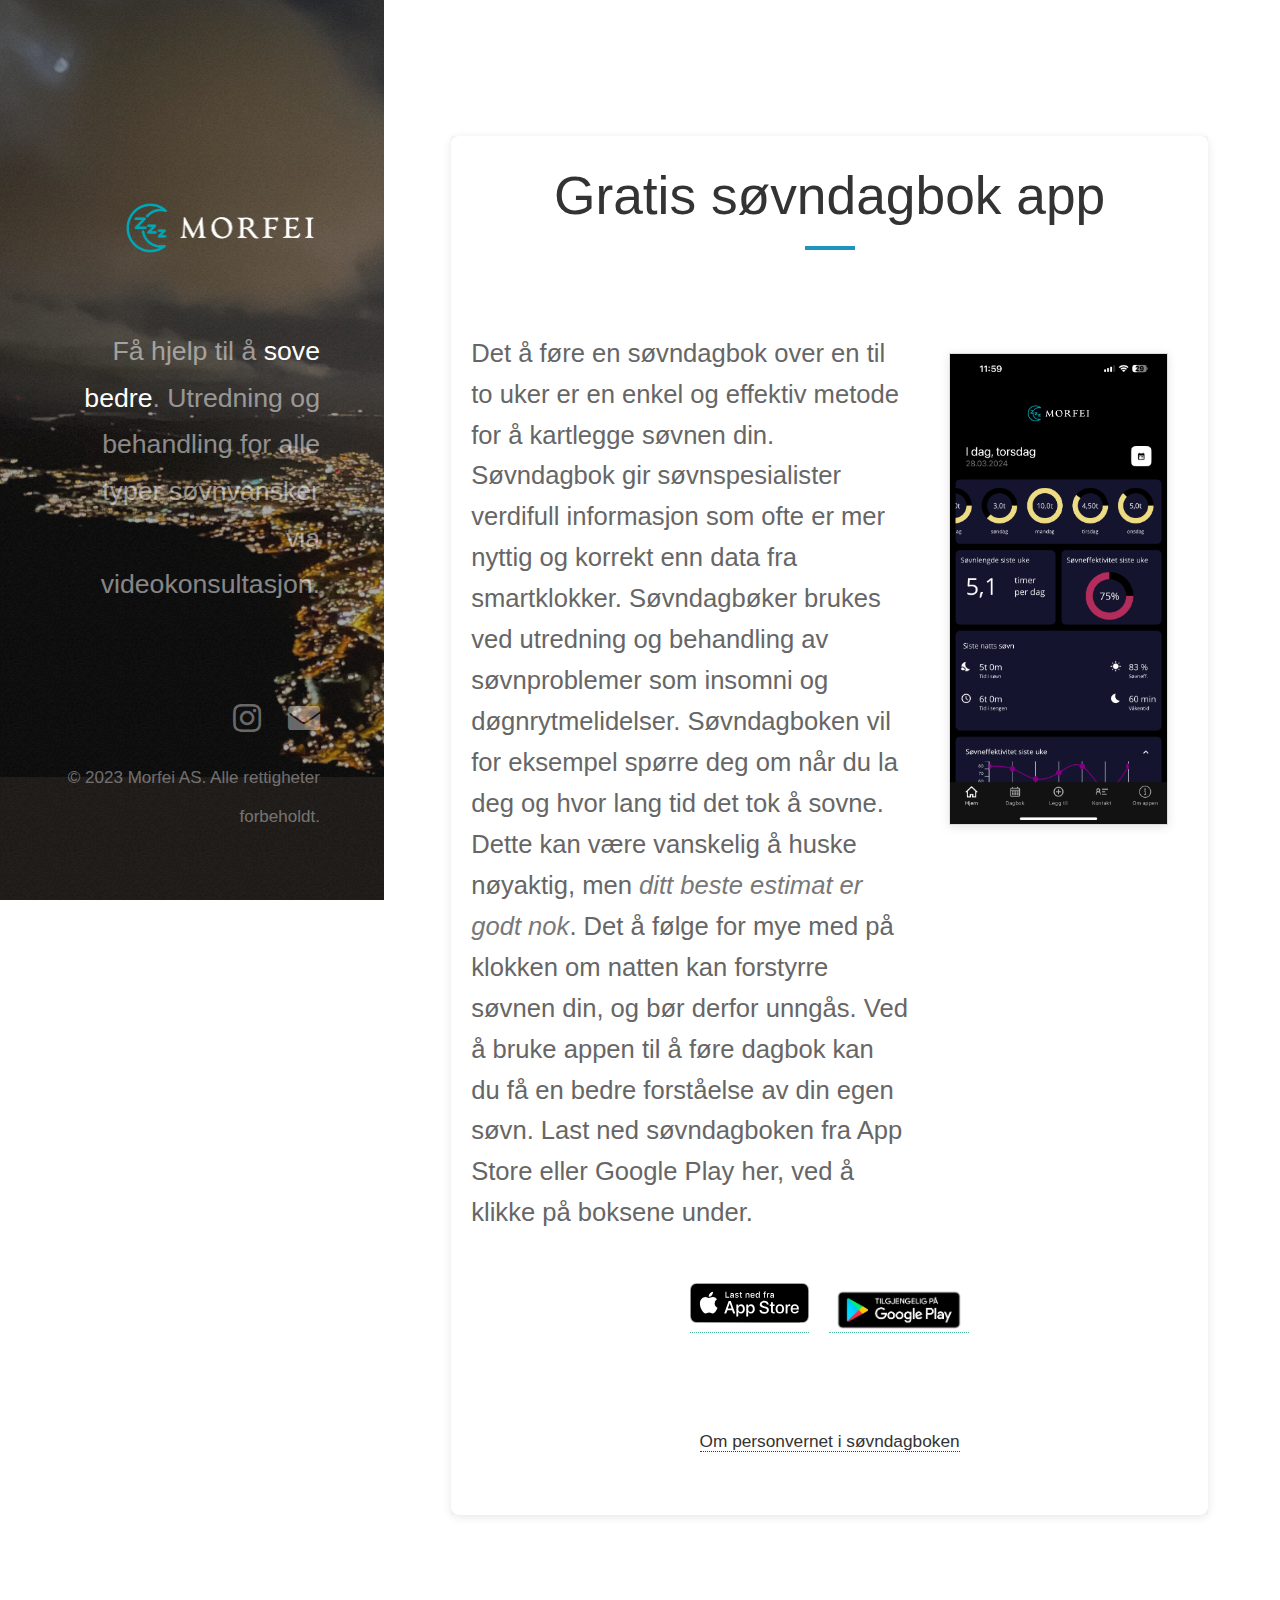
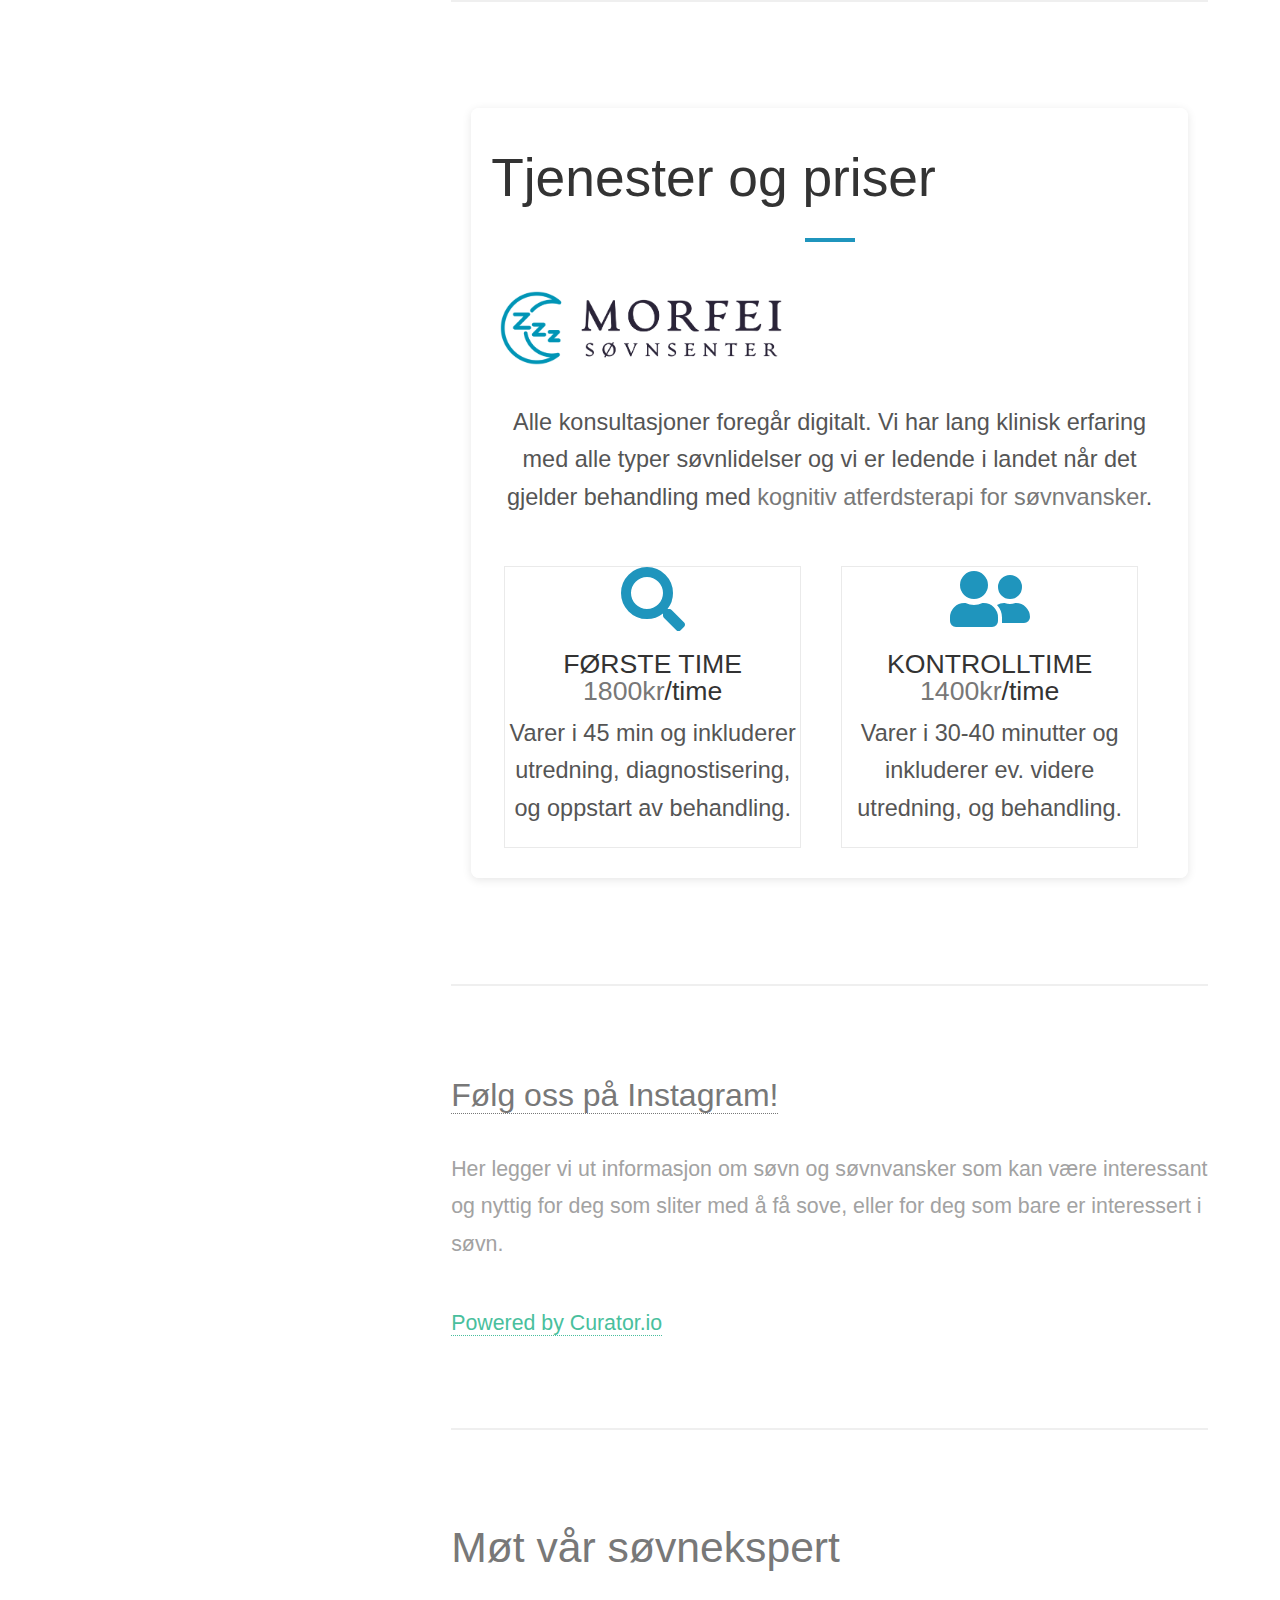
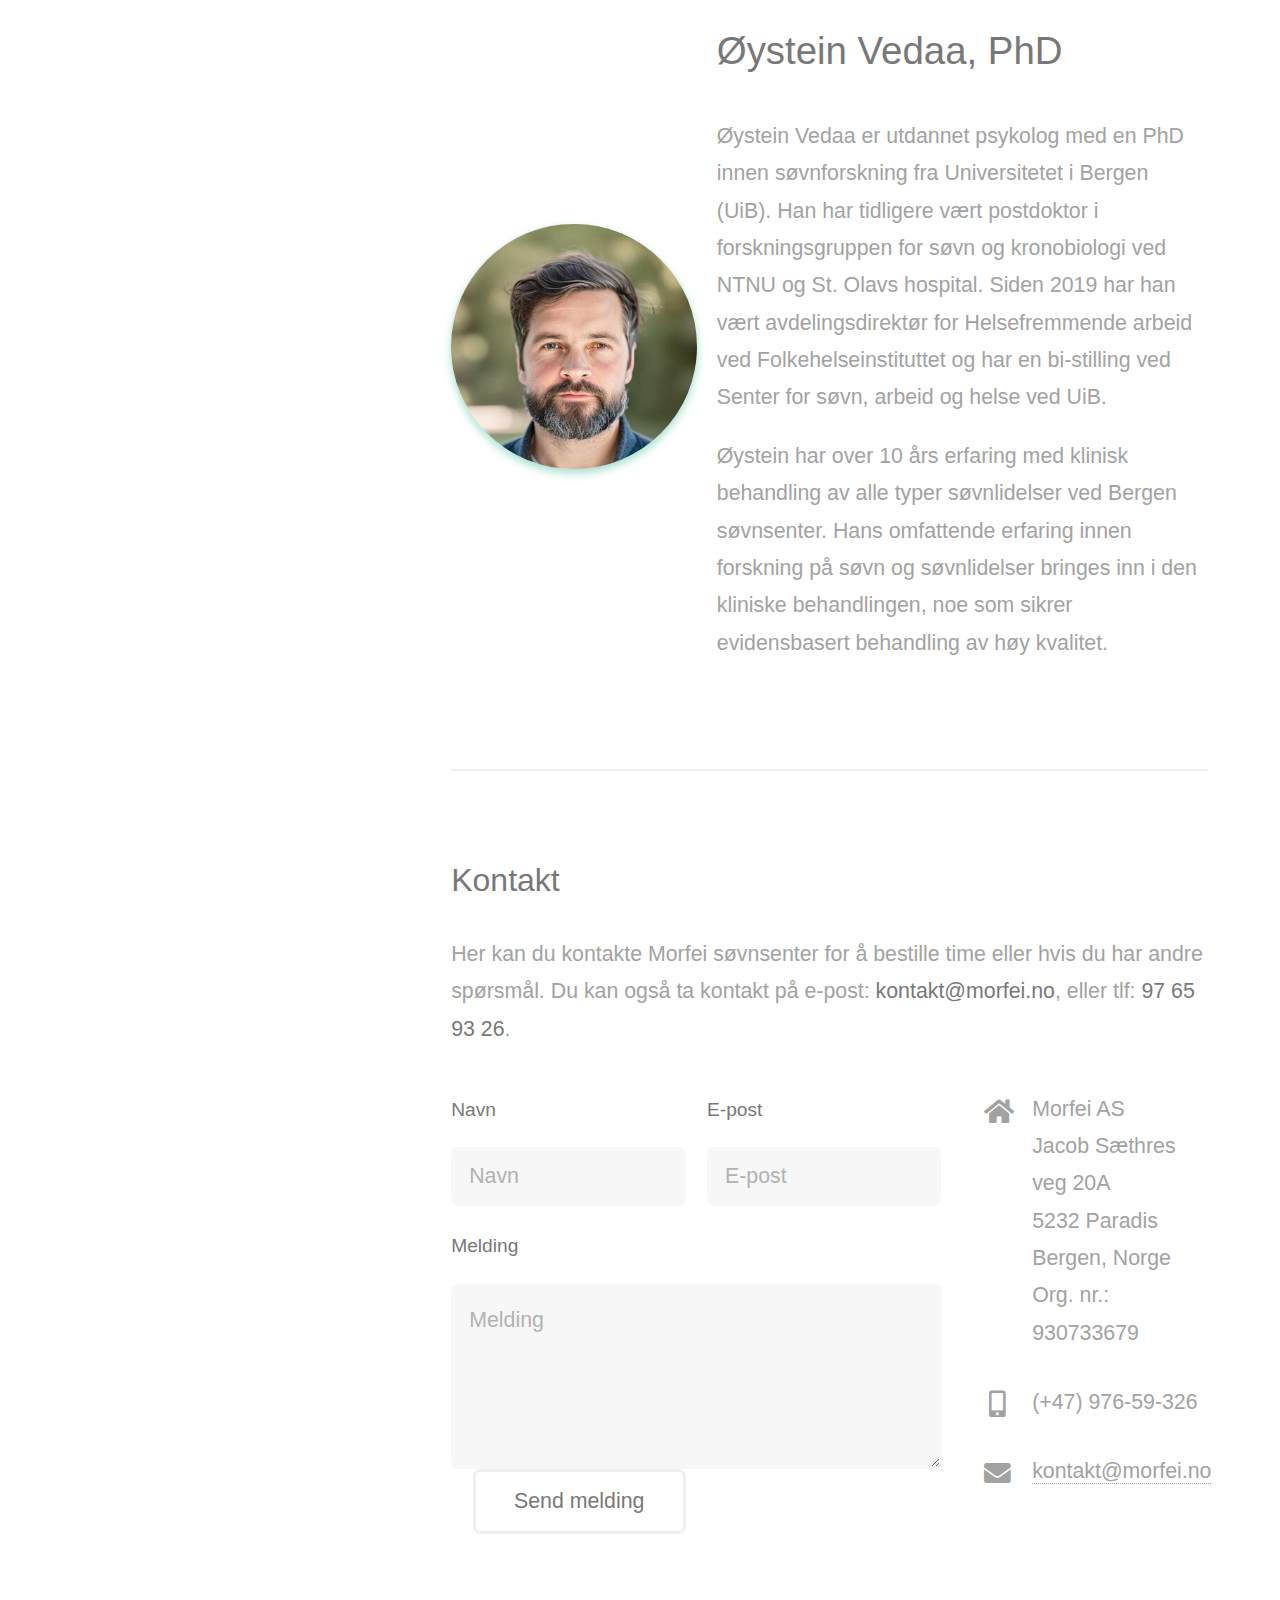
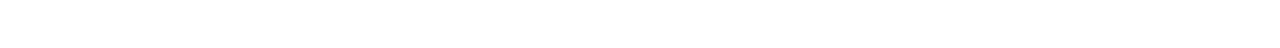
<file: index.html>
<!DOCTYPE HTML>
<html>
<head>
    <title>Morfei søvnsenter</title>
    <meta charset="utf-8" />
    <meta name="viewport" content="width=device-width, initial-scale=1, user-scalable=no" />
    <link rel="stylesheet" href="assets/css/main.css" />
    <link rel="icon" type="image/png" href="images/Color logo - no background - only symbol (3).png" />
    <link rel="stylesheet" href="https://cdnjs.cloudflare.com/ajax/libs/font-awesome/5.15.4/css/all.min.css">
</head>
<body class="is-preload">

    <!-- Header -->
    <header id="header">
        <div class="inner">
            <a href="#" class="image avatar"><img src="images/morfei.png" alt="Morfei Logo" /></a>
            <h1>Få hjelp til å <strong>sove bedre</strong>.<br />
                Utredning og behandling for alle typer<br />
                søvnvansker via videokonsultasjon.</h1>
        </div>
    </header>

    <!-- Main -->
    <div id="main">
    <!-- Fortsett med innholdet på siden her -->
        
<!-- App Seksjon -->
<section id="app-section">
    <div class="app-content">
        <header class="major">
            <h2>Gratis søvndagbok app</h2>
            <div class="header-line"></div>
        </header>
        <div class="app-info">
            <div class="app-description">
                <p>Det å føre en søvndagbok over en til to uker er en enkel og effektiv metode for å kartlegge søvnen din. Søvndagbok gir søvnspesialister verdifull informasjon som ofte er mer nyttig og korrekt enn data fra smartklokker. Søvndagbøker brukes ved utredning og behandling av søvnproblemer som insomni og døgnrytmelidelser. Søvndagboken vil for eksempel spørre deg om når du la deg og hvor lang tid det tok å sovne. Dette kan være vanskelig å huske nøyaktig, men <b><i>ditt beste estimat er godt nok</i></b>. Det å følge for mye med på klokken om natten kan forstyrre søvnen din, og bør derfor unngås. Ved å bruke appen til å føre dagbok kan du få en bedre forståelse av din egen søvn. Last ned søvndagboken fra App Store eller Google Play her, ved å klikke på boksene under.</p>
            </div>
            <div class="app-image-container">
                <img src="images/screenshot_app_02.png" alt="App Screenshot" class="app-image">
            </div>
        </div>
        <div class="app-buttons">
            <a href="https://apps.apple.com/no/app/morfei-s%C3%B8vndagbok/id6478706473?l=nb" class="store-button">
                <img src="images/appstore.svg" alt="Download on the App Store">
            </a>
            <a href="https://play.google.com/store/apps/details?id=com.morfei.morfeisleepdiary&pcampaignid=web_share" class="store-button">
                <img src="images/tilgjengelig_pa_google_play.png" alt="Get it on Google Play">
            </a>
        </div>
        <div class="app-privacy">
            <p><a href="https://morfei.no/personvern.html">Om personvernet i søvndagboken</a></p>
        </div>
    </div>
</section>


<!-- Seksjon Tjenester og priser -->
<section id="two">
    <div class="overlay-container">
        <div class="overlay-content">
            <h2>Tjenester og priser</h2>
            <div class="header-line"></div>
            <img src="images/Sovnsenter-logo-no-bg.png" alt="Sovnsenter Logo" class="app-logo" />
            <p>Alle konsultasjoner foregår digitalt. Vi har lang klinisk erfaring med alle typer søvnlidelser og vi er ledende i landet når det gjelder behandling med <strong>kognitiv atferdsterapi for søvnvansker</strong>.</p>
            <div class="services">
                <div class="service">
                    <div class="service-icon-container">
                        <i class="fas fa-search service-icon"></i>
                    </div>
                    <h4>FØRSTE TIME<br /> <strong>1800kr</strong>/time</h4>
                    <p>Varer i 45 min og inkluderer utredning, diagnostisering, og oppstart av behandling.</p>
                </div>
                <div class="service">
                    <div class="service-icon-container">
                        <i class="fas fa-user-friends service-icon"></i>
                    </div>
                    <h4>KONTROLLTIME<br /> <strong>1400kr</strong>/time</h4>
                    <p>Varer i 30-40 minutter og inkluderer ev. videre utredning, og behandling.</p>
                </div>
            </div>
        </div>
    </div>
</section>


        
        <!-- Instagram Section -->
        <section id="instagram">
            <h2><a href="https://www.instagram.com/morfei_sovnsenter" target="_blank">Følg oss på Instagram!</a></h2>
            <p>Her legger vi ut informasjon om søvn og søvnvansker som kan være interessant og nyttig for deg som sliter med å få sove, eller for deg som bare er interessert i søvn.</p>
            <div class="instagram-feed">               
                <!-- Curator.io feed -->
                <div id="curator-feed-default-feed-layout"><a href="https://curator.io" target="_blank" class="crt-logo crt-tag">Powered by Curator.io</a></div>
                <script type="text/javascript">
                /* curator-feed-default-feed-layout */
                (function(){
                var i,e,d=document,s="script";i=d.createElement("script");i.async=1;i.charset="UTF-8";
                i.src="https://cdn.curator.io/published/ba9b14dd-ca18-49e5-9b4b-96f6b014a6e4.js";
                e=d.getElementsByTagName(s)[0];e.parentNode.insertBefore(i, e);
                })();
                </script>
            </div>
        </section>

<!-- Søvnekspert Seksjon -->
<section id="sleep-expert">
    <header class="major">
        <h2>Møt vår søvnekspert</h2>
    </header>
    <div class="expert-section">
        <div class="expert-image-container">
            <img src="images/Oystein.png" alt="Øystein Vedaa" class="expert-image">
        </div>
        <div class="expert-content">
            <h3>Øystein Vedaa, PhD</h3>
            <p>Øystein Vedaa er utdannet psykolog med en PhD innen søvnforskning fra Universitetet i Bergen (UiB). Han har tidligere vært postdoktor i forskningsgruppen for søvn og kronobiologi ved NTNU og St. Olavs hospital. Siden 2019 har han vært avdelingsdirektør for Helsefremmende arbeid ved Folkehelseinstituttet og har en bi-stilling ved Senter for søvn, arbeid og helse ved UiB.</p>
            <p>Øystein har over 10 års erfaring med klinisk behandling av alle typer søvnlidelser ved Bergen søvnsenter. Hans omfattende erfaring innen forskning på søvn og søvnlidelser bringes inn i den kliniske behandlingen, noe som sikrer evidensbasert behandling av høy kvalitet.</p>
        </div>
    </div>
</section>

        <!-- Three -->
        <section id="three">
            <h2>Kontakt</h2>
            <p>Her kan du kontakte Morfei søvnsenter for å bestille time eller hvis du har andre spørsmål. Du kan også ta kontakt på e-post: <strong>kontakt@morfei.no</strong>, eller tlf: <strong>97 65 93 26</strong>.</p>
            <div class="row">
                <div class="col-8 col-12-small">
                    <form method="POST" action="https://formspree.io/f/mrgnnkyv">
                        <input type="hidden" name="_replyto" value="kontakt@morfei.no">
                        <div class="row gtr-uniform gtr-50">
                            <div class="col-6 col-12-xsmall">
                                <label for="name">Navn</label>
                                <input type="text" name="name" id="name" placeholder="Navn" required />
                            </div>
                            <div class="col-6 col-12-xsmall">
                                <label for="email">E-post</label>
                                <input type="email" name="email" id="email" placeholder="E-post" required />
                            </div>
                            <div class="col-12">
                                <label for="message">Melding</label>
                                <textarea name="message" id="message" placeholder="Melding" rows="4" required></textarea>
                            </div>
                        </div>
                        <ul class="actions">
                            <li><input type="submit" value="Send melding" /></li>
                        </ul>
                    </form>
                </div>
                <div class="col-4 col-12-small">
                    <ul class="labeled-icons">
                        <li>
                            <h3 class="icon solid fa-home"><span class="label">Adresse</span></h3>
                            Morfei AS<br />
                            Jacob Sæthres veg 20A<br />
                            5232 Paradis<br />
                            Bergen, Norge<br />
                            Org. nr.: 930733679
                        </li>
                        <li>
                            <h3 class="icon solid fa-mobile-alt"><span class="label">Telefon</span></h3>
                            (+47) 976-59-326
                        </li>
                        <li>
                            <h3 class="icon solid fa-envelope"><span class="label">E-post</span></h3>
                            <a href="mailto:kontakt@morfei.no">kontakt@morfei.no</a>
                        </li>
                    </ul>
                </div>
            </div>
        </section>
    </div>

    <!-- Footer -->
    <footer id="footer">
        <div class="inner">
            <ul class="icons">
                <li><a href="https://www.instagram.com/morfei_sovnsenter" class="icon brands fa-instagram"><span class="label">Instagram</span></a></li>
                <li><a href="mailto:kontakt@morfei.no" class="icon solid fa-envelope"><span class="label">Email</span></a></li>
            </ul>
            <ul class="copyright">
                <li>&copy; 2023 Morfei AS. Alle rettigheter forbeholdt.</li>
                            </ul>
        </div>
    </footer>

    <!-- Scripts -->
    <script src="assets/js/jquery.min.js"></script>
    <script src="assets/js/jquery.poptrox.min.js"></script>
    <script src="assets/js/browser.min.js"></script>
    <script src="assets/js/breakpoints.min.js"></script>
    <script src="assets/js/util.js"></script>
    <script src="assets/js/main.js"></script>

</body>
</html>
</file>
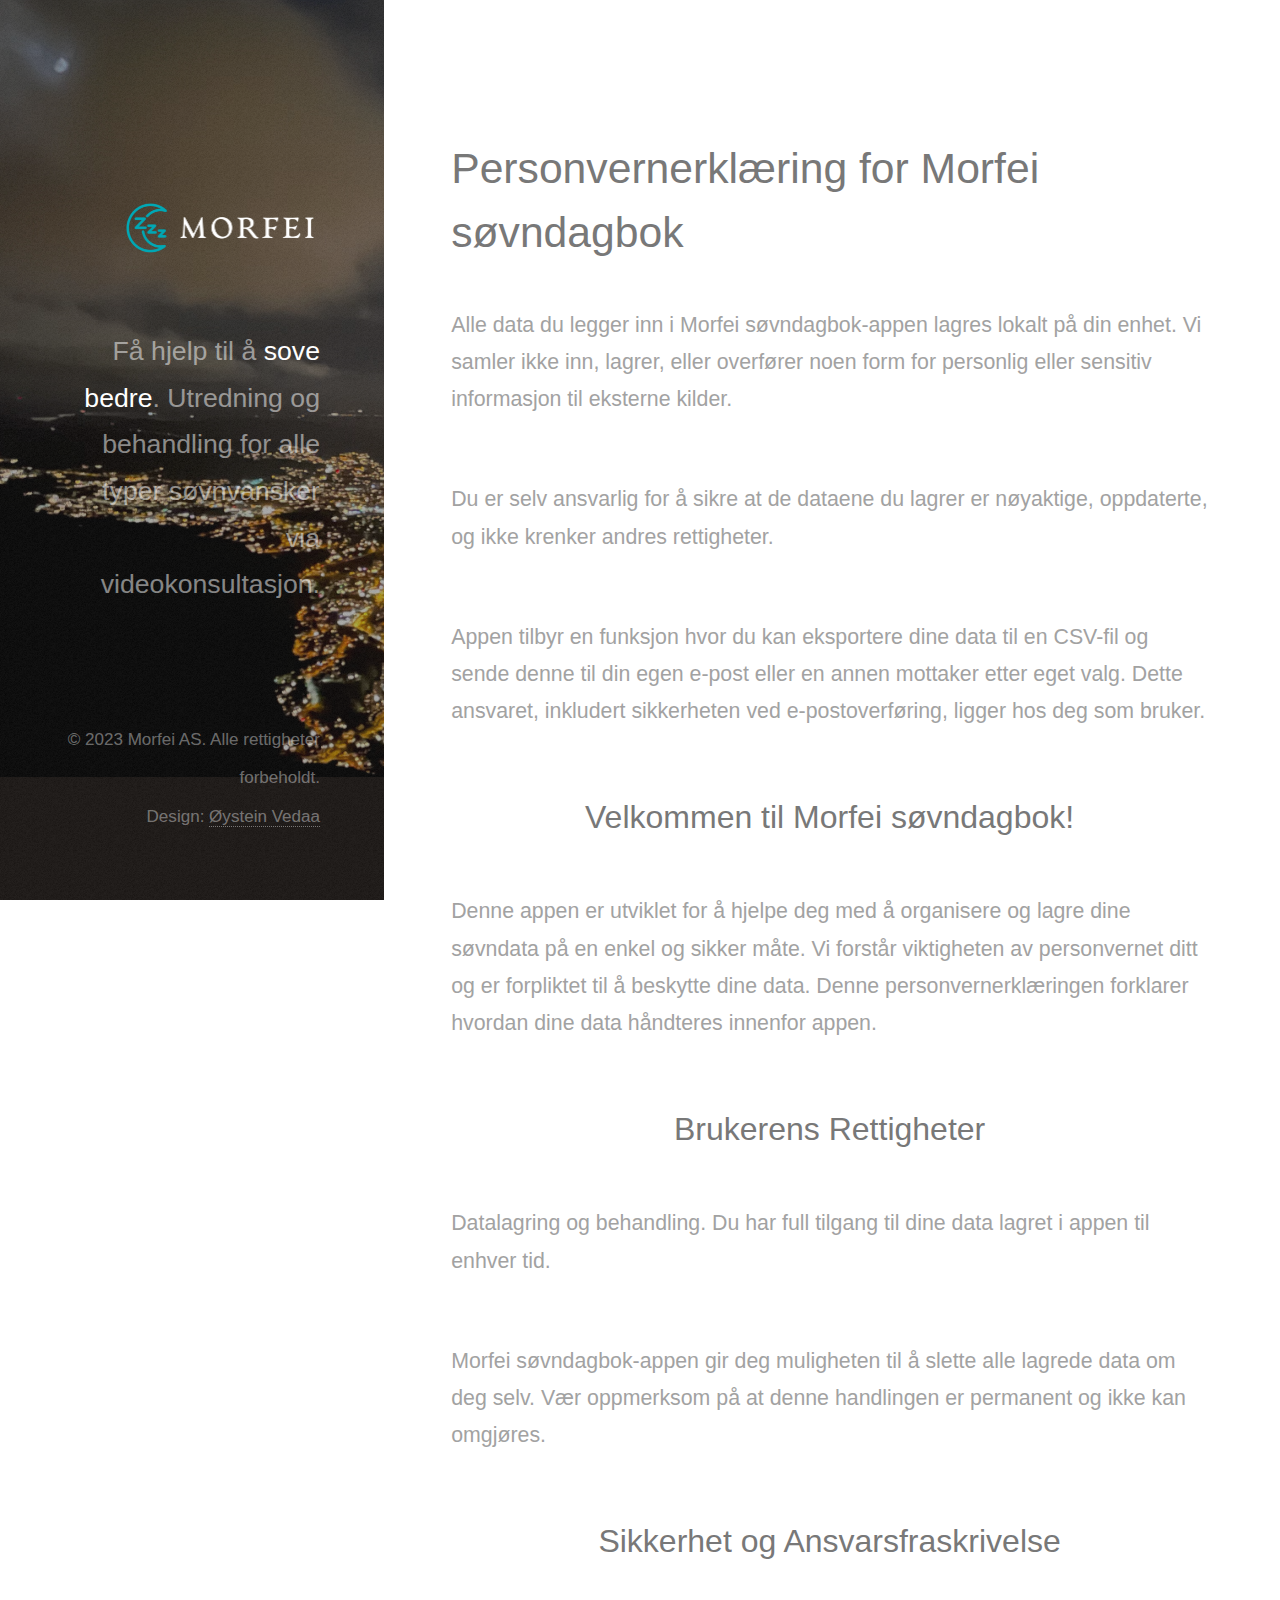
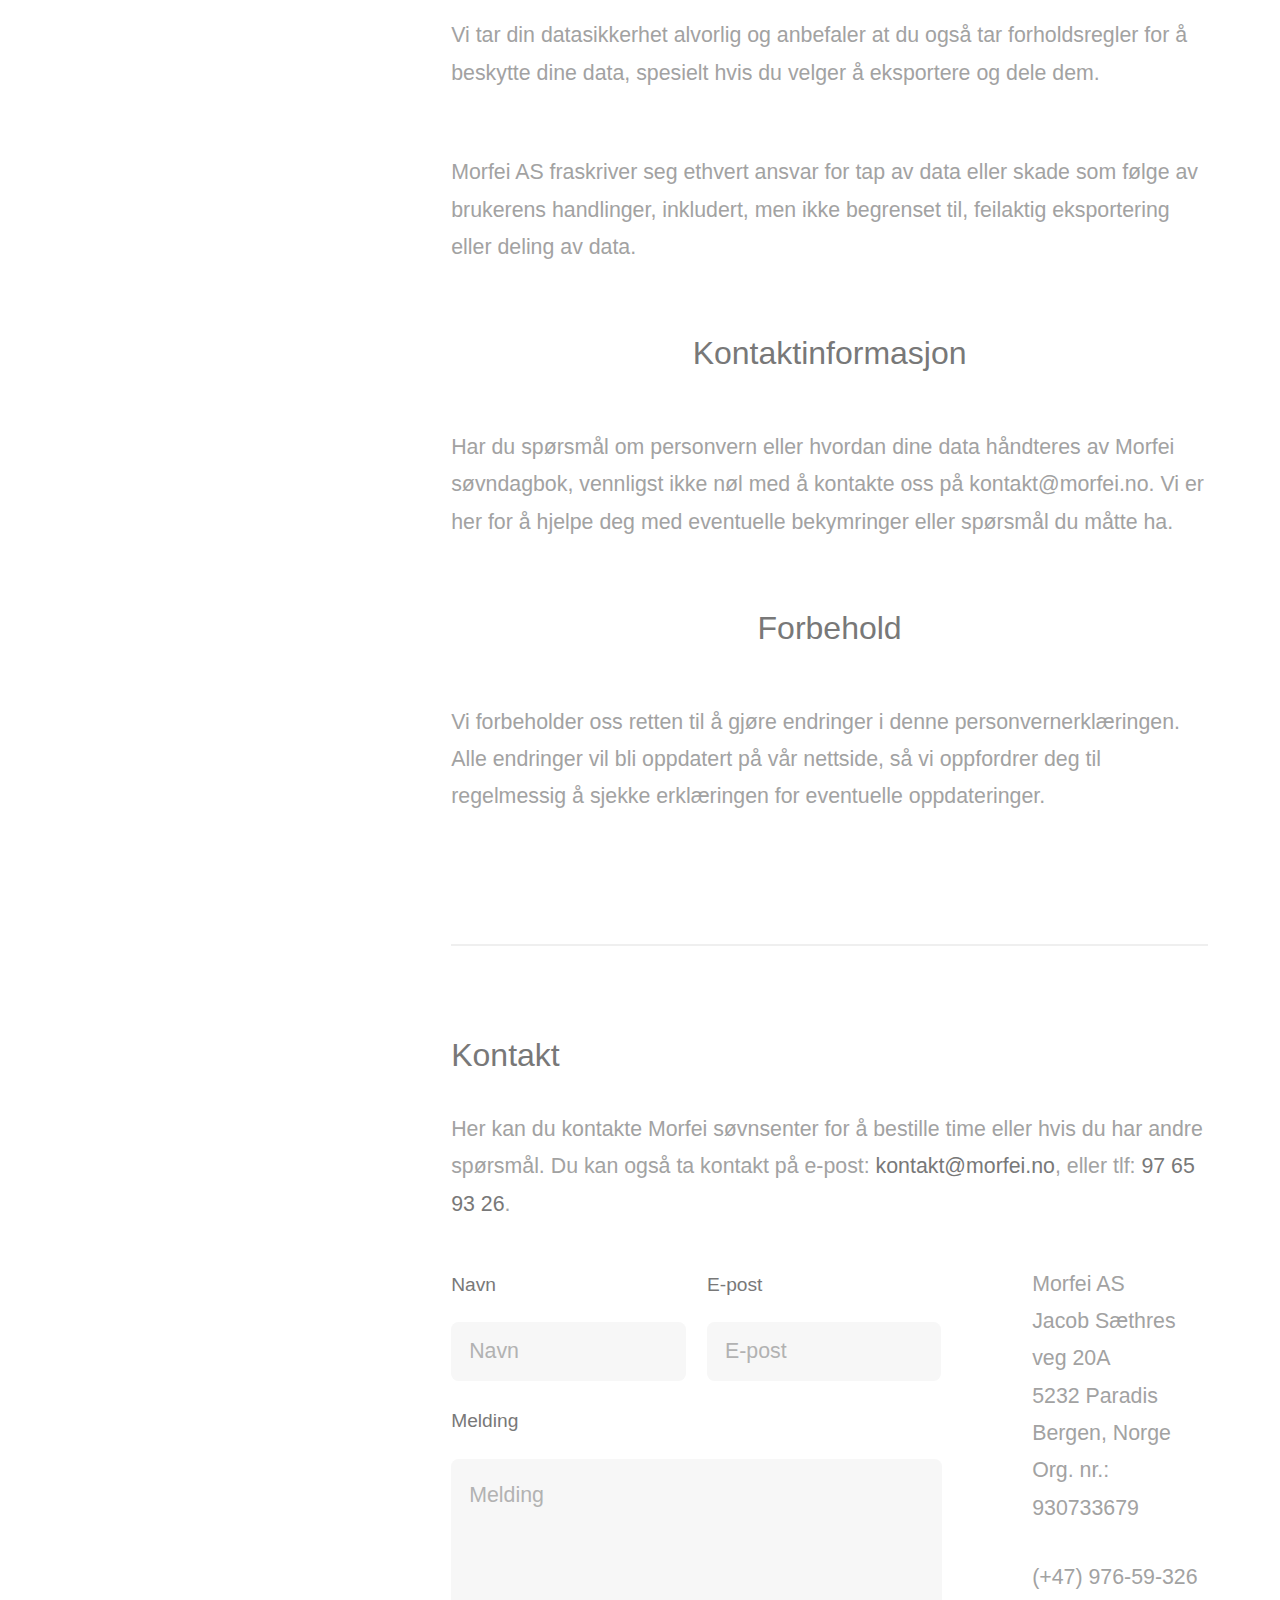
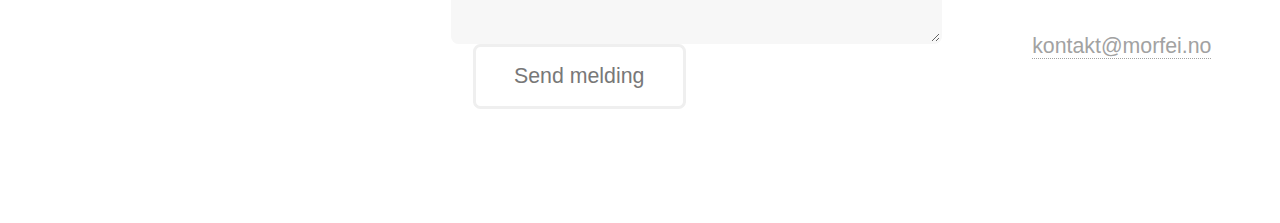
<file: personvern.html>
<!DOCTYPE HTML>
<html>
<head>
    <title>Personvern - Morfei søvnsenter</title>
    <meta charset="utf-8" />
    <meta name="viewport" content="width=device-width, initial-scale=1, user-scalable=no" />
    <link rel="stylesheet" href="assets/css/main.css" />
    <style>
        /* Add your custom styles here */
        .store-buttons img {
            height: 60px;
            margin: 5px;
            border: none;
            box-shadow: none;
            background: none;
            width: auto;
        }
        .store-buttons {
            display: flex;
            align-items: center;
        }
        .store-buttons a {
            display: inline-block;
            border: none;
        }
        .app-logo {
            display: block;
            margin: 20px auto;
            max-width: 100%;
        }
        .app-section {
            display: flex;
            flex-wrap: wrap;
            align-items: flex-start;
            gap: 20px;
        }
        .app-content {
            flex: 1;
            min-width: 300px;
        }
        .app-image-container {
            flex: 1;
            max-width: 1000px;
            display: flex;
            justify-content: center;
            margin: 0 auto;
            overflow: hidden;
            padding: 20px;
            animation: slideInFromRight 1s ease-out;
        }
        .app-image {
            width: 100%;
            height: auto;
            object-fit: contain;
        }
        .app-logo {
            display: block;
            margin: 20px 0;
            max-width: 300px;
            width: 100%;
            height: auto;
        }
        .sidebar-image {
            max-width: 100%;
            height: auto;
        }
        .icons a, .labeled-icons a {
            background: none !important;
        }
        a {
            transition: color 0.2s ease-in-out, border-color 0.2s ease-in-out;
            border-bottom: dotted 1px;
            color: #49bf9d;
            text-decoration: none;
        }
        a:hover {
            border-bottom-color: transparent;
            color: #49bf9d !important;
            text-decoration: none;
        }
        ul li:hover {
            letter-spacing: 2px;
            font-size: 1.3em;
            background-color: transparent;
            transition: letter-spacing 0.3s ease, font-size 0.3s ease;
        }
        .features {
            margin: 0 0 2em 0;
        }
        .features li {
            border-top: solid 2px #f2f2f2;
            padding: 0.75em 0;
            display: flex;
            align-items: center;
            transition: background-color 0.3s ease;
        }
        .features li:hover {
            background-color: transparent;
        }
        .features li .icon {
            margin-right: 0.75em;
        }
        ul.actions {
            margin: 0 0 2em 0;
            padding-left: 1em;
            list-style: none;
            display: flex;
            flex-wrap: wrap;
            gap: 1em;
        }
        ul.actions li {
            padding: 0;
            display: inline-block;
        }
        ul.actions li.primary {
            padding-left: 0;
            border-left: solid 1px rgba(144, 144, 144, 0.25);
            padding: 0.5em 0 0 1em;
        }
        ul.actions li.primary:first-child {
            border-left: 0;
            padding-left: 0;
        }
    </style>
</head>
<body class="is-preload">

    <!-- Header -->
    <header id="header">
        <div class="inner">
            <a href="#" class="image avatar"><img src="images/morfei.png" alt="Morfei Logo" /></a>
            <h1>Få hjelp til å <strong>sove bedre</strong>.<br />
                Utredning og behandling for alle typer<br />
                søvnvansker via videokonsultasjon.</h1>
        </div>
    </header>

    <!-- Main -->
    <div id="main">

        <!-- One -->
        <section id="one">
            <header class="major">
                <h2>Personvernerklæring for Morfei søvndagbok <br /></h2>
            </header>

            <div class="app-section">
                <div class="app-content">
                    <p>Alle data du legger inn i Morfei søvndagbok-appen lagres lokalt på din enhet. Vi samler ikke inn, lagrer, eller overfører noen form for personlig eller sensitiv informasjon til eksterne kilder.</p>
                    <p>Du er selv ansvarlig for å sikre at de dataene du lagrer er nøyaktige, oppdaterte, og ikke krenker andres rettigheter.</p>
                    <p>Appen tilbyr en funksjon hvor du kan eksportere dine data til en CSV-fil og sende denne til din egen e-post eller en annen mottaker etter eget valg. Dette ansvaret, inkludert sikkerheten ved e-postoverføring, ligger hos deg som bruker.</p>
                    <h2>Velkommen til Morfei søvndagbok!</h2>
                    <p>Denne appen er utviklet for å hjelpe deg med å organisere og lagre dine søvndata på en enkel og sikker måte. Vi forstår viktigheten av personvernet ditt og er forpliktet til å beskytte dine data. Denne personvernerklæringen forklarer hvordan dine data håndteres innenfor appen.</p>
                    <h2>Brukerens Rettigheter</h2>
                    <p>Datalagring og behandling. Du har full tilgang til dine data lagret i appen til enhver tid.</p>
                    <p>Morfei søvndagbok-appen gir deg muligheten til å slette alle lagrede data om deg selv. Vær oppmerksom på at denne handlingen er permanent og ikke kan omgjøres.</p>
                    <h2>Sikkerhet og Ansvarsfraskrivelse</h2>
                    <p>Vi tar din datasikkerhet alvorlig og anbefaler at du også tar forholdsregler for å beskytte dine data, spesielt hvis du velger å eksportere og dele dem.</p>
                    <p>Morfei AS fraskriver seg ethvert ansvar for tap av data eller skade som følge av brukerens handlinger, inkludert, men ikke begrenset til, feilaktig eksportering eller deling av data.</p>
                    <h2>Kontaktinformasjon</h2>
                    <p>Har du spørsmål om personvern eller hvordan dine data håndteres av Morfei søvndagbok, vennligst ikke nøl med å kontakte oss på kontakt@morfei.no. Vi er her for å hjelpe deg med eventuelle bekymringer eller spørsmål du måtte ha.</p>
                    <h2>Forbehold</h2>
                    <p>Vi forbeholder oss retten til å gjøre endringer i denne personvernerklæringen. Alle endringer vil bli oppdatert på vår nettside, så vi oppfordrer deg til regelmessig å sjekke erklæringen for eventuelle oppdateringer.</p>
                </div>
            </div>
        </section>

        <!-- Three -->
        <section id="three">
            <h2>Kontakt</h2>
            <p>Her kan du kontakte Morfei søvnsenter for å bestille time eller hvis du har andre spørsmål. Du kan også ta kontakt på e-post: <strong>kontakt@morfei.no</strong>, eller tlf: <strong>97 65 93 26</strong>.</p>
            <div class="row">
                <div class="col-8 col-12-small">
                    <form method="POST" action="https://formspree.io/f/mrgnnkyv">
                        <input type="hidden" name="_replyto" value="kontakt@morfei.no">
                        <div class="row gtr-uniform gtr-50">
                            <div class="col-6 col-12-xsmall">
                                <label for="name">Navn</label>
                                <input type="text" name="name" id="name" placeholder="Navn" required />
                            </div>
                            <div class="col-6 col-12-xsmall">
                                <label for="email">E-post</label>
                                <input type="email" name="email" id="email" placeholder="E-post" required />
                            </div>
                            <div class="col-12">
                                <label for="message">Melding</label>
                                <textarea name="message" id="message" placeholder="Melding" rows="4" required></textarea>
                            </div>
                        </div>
                        <ul class="actions">
                            <li><input type="submit" value="Send melding" /></li>
                        </ul>
                    </form>
                </div>
                <div class="col-4 col-12-small">
                    <ul class="labeled-icons">
                        <li>
                            <h3 class="icon solid fa-home"><span class="label">Adresse</span></h3>
                            Morfei AS<br />
                            Jacob Sæthres veg 20A<br />
                            5232 Paradis<br />
                            Bergen, Norge<br />
                            Org. nr.: 930733679
                        </li>
                        <li>
                            <h3 class="icon solid fa-mobile-alt"><span class="label">Telefon</span></h3>
                            (+47) 976-59-326
                        </li>
                        <li>
                            <h3 class="icon solid fa-envelope"><span class="label">E-post</span></h3>
                            <a href="mailto:kontakt@morfei.no">kontakt@morfei.no</a>
                        </li>
                    </ul>
                </div>
            </div>
        </section>
    </div>

    <!-- Footer -->
    <footer id="footer">
        <div class="inner">
            <ul class="icons">
                <li><a href="https://www.instagram.com/morfei_sovnsenter" class="icon brands fa-instagram"><span class="label">Instagram</span></a></li>
                <li><a href="mailto:kontakt@morfei.no" class="icon solid fa-envelope"><span class="label">Email</span></a></li>
            </ul>
            <ul class="copyright">
                <li>&copy; 2023 Morfei AS. Alle rettigheter forbeholdt.</li>
                <li>Design: <a href="https://www.instagram.com/morfei_sovnsenter">Øystein Vedaa</a></li>
            </ul>
        </div>
    </footer>

    <!-- Scripts -->
    <script src="assets/js/jquery.min.js"></script>
    <script src="assets/js/jquery.poptrox.min.js"></script>
    <script src="assets/js/browser.min.js"></script>
    <script src="assets/js/breakpoints.min.js"></script>
    <script src="assets/js/util.js"></script>
    <script src="assets/js/main.js"></script>

</body>
</html>
</file>
<file: assets/css/main.css>
Main.css backup 20.07.2024

@import url("fontawesome-all.min.css");
@import url("https://fonts.googleapis.com/css?family=Source+Sans+Pro:400,400italic");

/*
	Strata by HTML5 UP
	html5up.net | @ajlkn
	Free for personal and commercial use under the CCA 3.0 license (html5up.net/license)
*/

html, body, div, span, applet, object,
iframe, h1, h2, h3, h4, h5, h6, p, blockquote,
pre, a, abbr, acronym, address, big, cite,
code, del, dfn, em, img, ins, kbd, q, s, samp,
small, strike, strong, sub, sup, tt, var, b,
u, i, center, dl, dt, dd, ol, ul, li, fieldset,
form, label, legend, table, caption, tbody,
tfoot, thead, tr, th, td, article, aside,
canvas, details, embed, figure, figcaption,
footer, header, hgroup, menu, nav, output, ruby,
section, summary, time, mark, audio, video {
	margin: 0;
	padding: 0;
	border: 0;
	font-size: 100%;
	font: inherit;
	vertical-align: baseline;}

article, aside, details, figcaption, figure,
footer, header, hgroup, menu, nav, section {
	display: block;}

body {
	line-height: 1;
}

ol, ul {
	list-style: none;
}

blockquote, q {
	quotes: none;
}

	blockquote:before, blockquote:after, q:before, q:after {
		content: '';
		content: none;
	}

table {
	border-collapse: collapse;
	border-spacing: 0;
}

body {
	-webkit-text-size-adjust: none;
}

mark {
	background-color: transparent;
	color: inherit;
}

input::-moz-focus-inner {
	border: 0;
	padding: 0;
}

input, select, textarea {
	-moz-appearance: none;
	-webkit-appearance: none;
	-ms-appearance: none;
	appearance: none;
}

/* Basic */

	html {
		box-sizing: border-box;
	}

	*, *:before, *:after {
		box-sizing: inherit;
	}

	body {
		background: #fff;
	}

		body.is-preload *, body.is-preload *:before, body.is-preload *:after {
			-moz-animation: none !important;
			-webkit-animation: none !important;
			-ms-animation: none !important;
			animation: none !important;
			-moz-transition: none !important;
			-webkit-transition: none !important;
			-ms-transition: none !important;
			transition: none !important;
		}

	body, input, select, textarea {
		color: #a2a2a2;
		font-family: "Source Sans Pro", Helvetica, sans-serif;
		font-size: 16pt;
		font-weight: 400;
		line-height: 1.75em;
	}

	a {
		-moz-transition: color 0.2s ease-in-out, border-color 0.2s ease-in-out;
		-webkit-transition: color 0.2s ease-in-out, border-color 0.2s ease-in-out;
		-ms-transition: color 0.2s ease-in-out, border-color 0.2s ease-in-out;
		transition: color 0.2s ease-in-out, border-color 0.2s ease-in-out;
		border-bottom: dotted 1px;
		color: #49bf9d;
		text-decoration: none;
	}

		a:hover {
			border-bottom-color: transparent;
			color: #49bf9d !important;
			text-decoration: none;
		}

	strong, b {
		color: #787878;
		font-weight: 400;
	}

	em, i {
		font-style: italic;
	}

	p {
		margin: 0 0 2em 0;
	}

	h1, h2, h3, h4, h5, h6 {
		color: #787878;
		font-weight: 400;
		line-height: 1em;
		margin: 0 0 1em 0;
	}

		h1 a, h2 a, h3 a, h4 a, h5 a, h6 a {
			color: inherit;
			text-decoration: none;
		}

	h1 {
		font-size: 2em;
		line-height: 1.5em;
	}

	h2 {
		font-size: 1.5em;
		line-height: 1.5em;
	}

	h3 {
		font-size: 1.25em;
		line-height: 1.5em;
	}

	h4 {
		font-size: 1.1em;
		line-height: 1.5em;
	}

	h5 {
		font-size: 0.9em;
		line-height: 1.5em;
	}

	h6 {
		font-size: 0.7em;
		line-height: 1.5em;
	}

	sub {
		font-size: 0.8em;
		position: relative;
		top: 0.5em;
	}

	sup {
		font-size: 0.8em;
		position: relative;
		top: -0.5em;
	}

	hr {
		border: 0;
		border-bottom: solid 2px #efefef;
		margin: 2em 0;
	}

		hr.major {
			margin: 3em 0;
		}

	blockquote {
		border-left: solid 6px #efefef;
		font-style: italic;
		margin: 0 0 2em 0;
		padding: 0.5em 0 0.5em 1.5em;
	}

	code {
		background: #f7f7f7;
		border-radius: 0.35em;
		border: solid 2px #efefef;
		font-family: "Courier New", monospace;
		font-size: 0.9em;
		margin: 0 0.25em;
		padding: 0.25em 0.65em;
	}

	pre {
		-webkit-overflow-scrolling: touch;
		font-family: "Courier New", monospace;
		font-size: 0.9em;
		margin: 0 0 2em 0;
	}

		pre code {
			display: block;
			line-height: 1.75em;
			padding: 1em 1.5em;
			overflow-x: auto;
		}

	.align-left {
		text-align: left;
	}

	.align-center {
		text-align: center;
	}

	.align-right {
		text-align: right;
	}

/* Container */

	.container {
		margin: 0 auto;
		max-width: calc(100% - 4em);
		width: 100%;
	}

		.container.xsmall {
			width: 25%;
		}

		.container.small {
			width: 50%;
		}

		.container.medium {
			width: 75%;
		}

		.container.large {
			width: 125%;
		}

		.container.xlarge {
			width: 150%;
		}

		.container.max {
			width: 100%;
		}

		@media screen and (max-width: 980px) {

			.container {
				width: 100% !important;
				max-width: 100% !important;
			}

		}

		@media screen and (max-width: 480px) {

			.container {
				max-width: calc(100% - 3em);
			}

		}

/* Row */

	.row {
		display: flex;
		flex-wrap: wrap;
		box-sizing: border-box;
		align-items: stretch;
	}

		.row > * {
			box-sizing: border-box;
		}

		.row.gtr-uniform > * > :last-child {
			margin-bottom: 0;
		}

		.row.aln-left {
			justify-content: flex-start;
		}

		.row.aln-center {
			justify-content: center;
		}

		.row.aln-right {
			justify-content: flex-end;
		}

		.row.aln-top {
			align-items: flex-start;
		}

		.row.aln-middle {
			align-items: center;
		}

		.row.aln-bottom {
			align-items: flex-end;
		}

		.row > .imp {
			order: -1;
		}

		.row > .col-1 {
			width: 8.33333%;
		}

		.row > .off-1 {
			margin-left: 8.33333%;
		}

		.row > .col-2 {
			width: 16.66667%;
		}

		.row > .off-2 {
			margin-left: 16.66667%;
		}

		.row > .col-3 {
			width: 25%;
		}

		.row > .off-3 {
			margin-left: 25%;
		}

		.row > .col-4 {
			width: 33.33333%;
		}

		.row > .off-4 {
			margin-left: 33.33333%;
		}

		.row > .col-5 {
			width: 41.66667%;
		}

		.row > .off-5 {
			margin-left: 41.66667%;
		}

		.row > .col-6 {
			width: 50%;
		}

		.row > .off-6 {
			margin-left: 50%;
		}

		.row > .col-7 {
			width: 58.33333%;
		}

		.row > .off-7 {
			margin-left: 58.33333%;
		}

		.row > .col-8 {
			width: 66.66667%;
		}

		.row > .off-8 {
			margin-left: 66.66667%;
		}

		.row > .col-9 {
			width: 75%;
		}

		.row > .off-9 {
			margin-left: 75%;
		}

		.row > .col-10 {
			width: 83.33333%;
		}

		.row > .off-10 {
			margin-left: 83.33333%;
		}

		.row > .col-11 {
			width: 91.66667%;
		}

		.row > .off-11 {
			margin-left: 91.66667%;
		}

		.row > .col-12 {
			width: 100%;
		}

		.row > .off-12 {
			margin-left: 100%;
		}

		.row.gtr-0 {
			margin-top: 0;
			margin-left: 0em;
		}

			.row.gtr-0 > * {
				padding: 0 0 0 0em;
			}

			.row.gtr-0.gtr-uniform {
				margin-top: 0em;
			}

				.row.gtr-0.gtr-uniform > * {
					padding-top: 0em;
				}

		.row.gtr-25 {
			margin-top: 0;
			margin-left: -0.625em;
		}

			.row.gtr-25 > * {
				padding: 0 0 0 0.625em;
			}

			.row.gtr-25.gtr-uniform {
				margin-top: -0.625em;
			}

				.row.gtr-25.gtr-uniform > * {
					padding-top: 0.625em;
				}

		.row.gtr-50 {
			margin-top: 0;
			margin-left: -1.25em;
		}

			.row.gtr-50 > * {
				padding: 0 0 0 1.25em;
			}

			.row.gtr-50.gtr-uniform {
				margin-top: -1.25em;
			}

				.row.gtr-50.gtr-uniform > * {
					padding-top: 1.25em;
				}

		.row {
			margin-top: 0;
			margin-left: -2.5em;
		}

			.row > * {
				padding: 0 0 0 2.5em;
			}

			.row.gtr-uniform {
				margin-top: -2.5em;
			}

				.row.gtr-uniform > * {
					padding-top: 2.5em;
				}

		.row.gtr-150 {
			margin-top: 0;
			margin-left: -3.75em;
		}

			.row.gtr-150 > * {
				padding: 0 0 0 3.75em;
			}

			.row.gtr-150.gtr-uniform {
				margin-top: -3.75em;
			}

				.row.gtr-150.gtr-uniform > * {
					padding-top: 3.75em;
				}

		.row.gtr-200 {
			margin-top: 0;
			margin-left: -5em;
		}

			.row.gtr-200 > * {
				padding: 0 0 0 5em;
			}

			.row.gtr-200.gtr-uniform {
				margin-top: -5em;
			}

				.row.gtr-200.gtr-uniform > * {
					padding-top: 5em;
				}

		@media screen and (max-width: 1800px) {

			.row {
				display: flex;
				flex-wrap: wrap;
				box-sizing: border-box;
				align-items: stretch;
			}

				.row > * {
					box-sizing: border-box;
				}

				.row.gtr-uniform > * > :last-child {
					margin-bottom: 0;
				}

				.row.aln-left {
					justify-content: flex-start;
				}

				.row.aln-center {
					justify-content: center;
				}

				.row.aln-right {
					justify-content: flex-end;
				}

				.row.aln-top {
					align-items: flex-start;
				}

				.row.aln-middle {
					align-items: center;
				}

				.row.aln-bottom {
					align-items: flex-end;
				}

				.row > .imp-xlarge {
					order: -1;
				}

				.row > .col-1-xlarge {
					width: 8.33333%;
				}

				.row > .off-1-xlarge {
					margin-left: 8.33333%;
				}

				.row > .col-2-xlarge {
					width: 16.66667%;
				}

				.row > .off-2-xlarge {
					margin-left: 16.66667%;
				}

				.row > .col-3-xlarge {
					width: 25%;
				}

				.row > .off-3-xlarge {
					margin-left: 25%;
				}

				.row > .col-4-xlarge {
					width: 33.33333%;
				}

				.row > .off-4-xlarge {
					margin-left: 33.33333%;
				}

				.row > .col-5-xlarge {
					width: 41.66667%;
				}

				.row > .off-5-xlarge {
					margin-left: 41.66667%;
				}

				.row > .col-6-xlarge {
					width: 50%;
				}

				.row > .off-6-xlarge {
					margin-left: 50%;
				}

				.row > .col-7-xlarge {
					width: 58.33333%;
				}

				.row > .off-7-xlarge {
					margin-left: 58.33333%;
				}

				.row > .col-8-xlarge {
					width: 66.66667%;
				}

				.row > .off-8-xlarge {
					margin-left: 66.66667%;
				}

				.row > .col-9-xlarge {
					width: 75%;
				}

				.row > .off-9-xlarge {
					margin-left: 75%;
				}

				.row > .col-10-xlarge {
					width: 83.33333%;
				}

				.row > .off-10-xlarge {
					margin-left: 83.33333%;
				}

				.row > .col-11-xlarge {
					width: 91.66667%;
				}

				.row > .off-11-xlarge {
					margin-left: 91.66667%;
				}

				.row > .col-12-xlarge {
					width: 100%;
				}

				.row > .off-12-xlarge {
					margin-left: 100%;
				}

				.row.gtr-0 {
					margin-top: 0;
					margin-left: 0em;
				}

					.row.gtr-0 > * {
						padding: 0 0 0 0em;
					}

					.row.gtr-0.gtr-uniform {
						margin-top: 0em;
					}

						.row.gtr-0.gtr-uniform > * {
							padding-top: 0em;
						}

				.row.gtr-25 {
					margin-top: 0;
					margin-left: -0.625em;
				}

					.row.gtr-25 > * {
						padding: 0 0 0 0.625em;
					}

					.row.gtr-25.gtr-uniform {
						margin-top: -0.625em;
					}

						.row.gtr-25.gtr-uniform > * {
							padding-top: 0.625em;
						}

				.row.gtr-50 {
					margin-top: 0;
					margin-left: -1.25em;
				}

					.row.gtr-50 > * {
						padding: 0 0 0 1.25em;
					}

					.row.gtr-50.gtr-uniform {
						margin-top: -1.25em;
					}

						.row.gtr-50.gtr-uniform > * {
							padding-top: 1.25em;
						}

				.row {
					margin-top: 0;
					margin-left: -2.5em;
				}

					.row > * {
						padding: 0 0 0 2.5em;
					}

					.row.gtr-uniform {
						margin-top: -2.5em;
					}

						.row.gtr-uniform > * {
							padding-top: 2.5em;
						}

				.row.gtr-150 {
					margin-top: 0;
					margin-left: -3.75em;
				}

					.row.gtr-150 > * {
						padding: 0 0 0 3.75em;
					}

					.row.gtr-150.gtr-uniform {
						margin-top: -3.75em;
					}

						.row.gtr-150.gtr-uniform > * {
							padding-top: 3.75em;
						}

				.row.gtr-200 {
					margin-top: 0;
					margin-left: -5em;
				}

					.row.gtr-200 > * {
						padding: 0 0 0 5em;
					}

					.row.gtr-200.gtr-uniform {
						margin-top: -5em;
					}

						.row.gtr-200.gtr-uniform > * {
							padding-top: 5em;
						}

		}

		@media screen and (max-width: 1280px) {

			.row {
				display: flex;
				flex-wrap: wrap;
				box-sizing: border-box;
				align-items: stretch;
			}

				.row > * {
					box-sizing: border-box;
				}

				.row.gtr-uniform > * > :last-child {
					margin-bottom: 0;
				}

				.row.aln-left {
					justify-content: flex-start;
				}

				.row.aln-center {
					justify-content: center;
				}

				.row.aln-right {
					justify-content: flex-end;
				}

				.row.aln-top {
					align-items: flex-start;
				}

				.row.aln-middle {
					align-items: center;
				}

				.row.aln-bottom {
					align-items: flex-end;
				}

				.row > .imp-large {
					order: -1;
				}

				.row > .col-1-large {
					width: 8.33333%;
				}

				.row > .off-1-large {
					margin-left: 8.33333%;
				}

				.row > .col-2-large {
					width: 16.66667%;
				}

				.row > .off-2-large {
					margin-left: 16.66667%;
				}

				.row > .col-3-large {
					width: 25%;
				}

				.row > .off-3-large {
					margin-left: 25%;
				}

				.row > .col-4-large {
					width: 33.33333%;
				}

				.row > .off-4-large {
					margin-left: 33.33333%;
				}

				.row > .col-5-large {
					width: 41.66667%;
				}

				.row > .off-5-large {
					margin-left: 41.66667%;
				}

				.row > .col-6-large {
					width: 50%;
				}

				.row > .off-6-large {
					margin-left: 50%;
				}

				.row > .col-7-large {
					width: 58.33333%;
				}

				.row > .off-7-large {
					margin-left: 58.33333%;
				}

				.row > .col-8-large {
					width: 66.66667%;
				}

				.row > .off-8-large {
					margin-left: 66.66667%;
				}

				.row > .col-9-large {
					width: 75%;
				}

				.row > .off-9-large {
					margin-left: 75%;
				}

				.row > .col-10-large {
					width: 83.33333%;
				}

				.row > .off-10-large {
					margin-left: 83.33333%;
				}

				.row > .col-11-large {
					width: 91.66667%;
				}

				.row > .off-11-large {
					margin-left: 91.66667%;
				}

				.row > .col-12-large {
					width: 100%;
				}

				.row > .off-12-large {
					margin-left: 100%;
				}

				.row.gtr-0 {
					margin-top: 0;
					margin-left: 0em;
				}

					.row.gtr-0 > * {
						padding: 0 0 0 0em;
					}

					.row.gtr-0.gtr-uniform {
						margin-top: 0em;
					}

						.row.gtr-0.gtr-uniform > * {
							padding-top: 0em;
						}

				.row.gtr-25 {
					margin-top: 0;
					margin-left: -0.5em;
				}

					.row.gtr-25 > * {
						padding: 0 0 0 0.5em;
					}

					.row.gtr-25.gtr-uniform {
						margin-top: -0.5em;
					}

						.row.gtr-25.gtr-uniform > * {
							padding-top: 0.5em;
						}

				.row.gtr-50 {
					margin-top: 0;
					margin-left: -1em;
				}

					.row.gtr-50 > * {
						padding: 0 0 0 1em;
					}

					.row.gtr-50.gtr-uniform {
						margin-top: -1em;
					}

						.row.gtr-50.gtr-uniform > * {
							padding-top: 1em;
						}

				.row {
					margin-top: 0;
					margin-left: -2em;
				}

					.row > * {
						padding: 0 0 0 2em;
					}

					.row.gtr-uniform {
						margin-top: -2em;
					}

						.row.gtr-uniform > * {
							padding-top: 2em;
						}

				.row.gtr-150 {
					margin-top: 0;
					margin-left: -3em;
				}

					.row.gtr-150 > * {
						padding: 0 0 0 3em;
					}

					.row.gtr-150.gtr-uniform {
						margin-top: -3em;
					}

						.row.gtr-150.gtr-uniform > * {
							padding-top: 3em;
						}

				.row.gtr-200 {
					margin-top: 0;
					margin-left: -4em;
				}

					.row.gtr-200 > * {
						padding: 0 0 0 4em;
					}

					.row.gtr-200.gtr-uniform {
						margin-top: -4em;
					}

						.row.gtr-200.gtr-uniform > * {
							padding-top: 4em;
						}

		}

		@media screen and (max-width: 980px) {

			.row {
				display: flex;
				flex-wrap: wrap;
				box-sizing: border-box;
				align-items: stretch;
			}

				.row > * {
					box-sizing: border-box;
				}

				.row.gtr-uniform > * > :last-child {
					margin-bottom: 0;
				}

				.row.aln-left {
					justify-content: flex-start;
				}

				.row.aln-center {
					justify-content: center;
				}

				.row.aln-right {
					justify-content: flex-end;
				}

				.row.aln-top {
					align-items: flex-start;
				}

				.row.aln-middle {
					align-items: center;
				}

				.row.aln-bottom {
					align-items: flex-end;
				}

				.row > .imp-medium {
					order: -1;
				}

				.row > .col-1-medium {
					width: 8.33333%;
				}

				.row > .off-1-medium {
					margin-left: 8.33333%;
				}

				.row > .col-2-medium {
					width: 16.66667%;
				}

				.row > .off-2-medium {
					margin-left: 16.66667%;
				}

				.row > .col-3-medium {
					width: 25%;
				}

				.row > .off-3-medium {
					margin-left: 25%;
				}

				.row > .col-4-medium {
					width: 33.33333%;
				}

				.row > .off-4-medium {
					margin-left: 33.33333%;
				}

				.row > .col-5-medium {
					width: 41.66667%;
				}

				.row > .off-5-medium {
					margin-left: 41.66667%;
				}

				.row > .col-6-medium {
					width: 50%;
				}

				.row > .off-6-medium {
					margin-left: 50%;
				}

				.row > .col-7-medium {
					width: 58.33333%;
				}

				.row > .off-7-medium {
					margin-left: 58.33333%;
				}

				.row > .col-8-medium {
					width: 66.66667%;
				}

				.row > .off-8-medium {
					margin-left: 66.66667%;
				}

				.row > .col-9-medium {
					width: 75%;
				}

				.row > .off-9-medium {
					margin-left: 75%;
				}

				.row > .col-10-medium {
					width: 83.33333%;
				}

				.row > .off-10-medium {
					margin-left: 83.33333%;
				}

				.row > .col-11-medium {
					width: 91.66667%;
				}

				.row > .off-11-medium {
					margin-left: 91.66667%;
				}

				.row > .col-12-medium {
					width: 100%;
				}

				.row > .off-12-medium {
					margin-left: 100%;
				}

				.row.gtr-0 {
					margin-top: 0;
					margin-left: 0em;
				}

					.row.gtr-0 > * {
						padding: 0 0 0 0em;
					}

					.row.gtr-0.gtr-uniform {
						margin-top: 0em;
					}

						.row.gtr-0.gtr-uniform > * {
							padding-top: 0em;
						}

				.row.gtr-25 {
					margin-top: 0;
					margin-left: -0.5em;
				}

					.row.gtr-25 > * {
						padding: 0 0 0 0.5em;
					}

					.row.gtr-25.gtr-uniform {
						margin-top: -0.5em;
					}

						.row.gtr-25.gtr-uniform > * {
							padding-top: 0.5em;
						}

				.row.gtr-50 {
					margin-top: 0;
					margin-left: -1em;
				}

					.row.gtr-50 > * {
						padding: 0 0 0 1em;
					}

					.row.gtr-50.gtr-uniform {
						margin-top: -1em;
					}

						.row.gtr-50.gtr-uniform > * {
							padding-top: 1em;
						}

				.row {
					margin-top: 0;
					margin-left: -2em;
				}

					.row > * {
						padding: 0 0 0 2em;
					}

					.row.gtr-uniform {
						margin-top: -2em;
					}

						.row.gtr-uniform > * {
							padding-top: 2em;
						}

				.row.gtr-150 {
					margin-top: 0;
					margin-left: -3em;
				}

					.row.gtr-150 > * {
						padding: 0 0 0 3em;
					}

					.row.gtr-150.gtr-uniform {
						margin-top: -3em;
					}

						.row.gtr-150.gtr-uniform > * {
							padding-top: 3em;
						}

				.row.gtr-200 {
					margin-top: 0;
					margin-left: -4em;
				}

					.row.gtr-200 > * {
						padding: 0 0 0 4em;
					}

					.row.gtr-200.gtr-uniform {
						margin-top: -4em;
					}

						.row.gtr-200.gtr-uniform > * {
							padding-top: 4em;
						}

		}

		@media screen and (max-width: 736px) {

			.row {
				display: flex;
				flex-wrap: wrap;
				box-sizing: border-box;
				align-items: stretch;
			}

				.row > * {
					box-sizing: border-box;
				}

				.row.gtr-uniform > * > :last-child {
					margin-bottom: 0;
				}

				.row.aln-left {
					justify-content: flex-start;
				}

				.row.aln-center {
					justify-content: center;
				}

				.row.aln-right {
					justify-content: flex-end;
				}

				.row.aln-top {
					align-items: flex-start;
				}

				.row.aln-middle {
					align-items: center;
				}

				.row.aln-bottom {
					align-items: flex-end;
				}

				.row > .imp-small {
					order: -1;
				}

				.row > .col-1-small {
					width: 8.33333%;
				}

				.row > .off-1-small {
					margin-left: 8.33333%;
				}

				.row > .col-2-small {
					width: 16.66667%;
				}

				.row > .off-2-small {
					margin-left: 16.66667%;
				}

				.row > .col-3-small {
					width: 25%;
				}

				.row > .off-3-small {
					margin-left: 25%;
				}

				.row > .col-4-small {
					width: 33.33333%;
				}

				.row > .off-4-small {
					margin-left: 33.33333%;
				}

				.row > .col-5-small {
					width: 41.66667%;
				}

				.row > .off-5-small {
					margin-left: 41.66667%;
				}

				.row > .col-6-small {
					width: 50%;
				}

				.row > .off-6-small {
					margin-left: 50%;
				}

				.row > .col-7-small {
					width: 58.33333%;
				}

				.row > .off-7-small {
					margin-left: 58.33333%;
				}

				.row > .col-8-small {
					width: 66.66667%;
				}

				.row > .off-8-small {
					margin-left: 66.66667%;
				}

				.row > .col-9-small {
					width: 75%;
				}

				.row > .off-9-small {
					margin-left: 75%;
				}

				.row > .col-10-small {
					width: 83.33333%;
				}

				.row > .off-10-small {
					margin-left: 83.33333%;
				}

				.row > .col-11-small {
					width: 91.66667%;
				}

				.row > .off-11-small {
					margin-left: 91.66667%;
				}

				.row > .col-12-small {
					width: 100%;
				}

				.row > .off-12-small {
					margin-left: 100%;
				}

				.row.gtr-0 {
					margin-top: 0;
					margin-left: 0em;
				}

					.row.gtr-0 > * {
						padding: 0 0 0 0em;
					}

					.row.gtr-0.gtr-uniform {
						margin-top: 0em;
					}

						.row.gtr-0.gtr-uniform > * {
							padding-top: 0em;
						}

				.row.gtr-25 {
					margin-top: 0;
					margin-left: -0.375em;
				}

					.row.gtr-25 > * {
						padding: 0 0 0 0.375em;
					}

					.row.gtr-25.gtr-uniform {
						margin-top: -0.375em;
					}

						.row.gtr-25.gtr-uniform > * {
							padding-top: 0.375em;
						}

				.row.gtr-50 {
					margin-top: 0;
					margin-left: -0.75em;
				}

					.row.gtr-50 > * {
						padding: 0 0 0 0.75em;
					}

					.row.gtr-50.gtr-uniform {
						margin-top: -0.75em;
					}

						.row.gtr-50.gtr-uniform > * {
							padding-top: 0.75em;
						}

				.row {
					margin-top: 0;
					margin-left: -1.5em;
				}

					.row > * {
						padding: 0 0 0 1.5em;
					}

					.row.gtr-uniform {
						margin-top: -1.5em;
					}

						.row.gtr-uniform > * {
							padding-top: 1.5em;
						}

				.row.gtr-150 {
					margin-top: 0;
					margin-left: -2.25em;
				}

					.row.gtr-150 > * {
						padding: 0 0 0 2.25em;
					}

					.row.gtr-150.gtr-uniform {
						margin-top: -2.25em;
					}

						.row.gtr-150.gtr-uniform > * {
							padding-top: 2.25em;
						}

				.row.gtr-200 {
					margin-top: 0;
					margin-left: -3em;
				}

					.row.gtr-200 > * {
						padding: 0 0 0 3em;
					}

					.row.gtr-200.gtr-uniform {
						margin-top: -3em;
					}

						.row.gtr-200.gtr-uniform > * {
							padding-top: 3em;
						}

		}

		@media screen and (max-width: 480px) {

			.row {
				display: flex;
				flex-wrap: wrap;
				box-sizing: border-box;
				align-items: stretch;
			}

				.row > * {
					box-sizing: border-box;
				}

				.row.gtr-uniform > * > :last-child {
					margin-bottom: 0;
				}

				.row.aln-left {
					justify-content: flex-start;
				}

				.row.aln-center {
					justify-content: center;
				}

				.row.aln-right {
					justify-content: flex-end;
				}

				.row.aln-top {
					align-items: flex-start;
				}

				.row.aln-middle {
					align-items: center;
				}

				.row.aln-bottom {
					align-items: flex-end;
				}

				.row > .imp-xsmall {
					order: -1;
				}

				.row > .col-1-xsmall {
					width: 8.33333%;
				}

				.row > .off-1-xsmall {
					margin-left: 8.33333%;
				}

				.row > .col-2-xsmall {
					width: 16.66667%;
				}

				.row > .off-2-xsmall {
					margin-left: 16.66667%;
				}

				.row > .col-3-xsmall {
					width: 25%;
				}

				.row > .off-3-xsmall {
					margin-left: 25%;
				}

				.row > .col-4-xsmall {
					width: 33.33333%;
				}

				.row > .off-4-xsmall {
					margin-left: 33.33333%;
				}

				.row > .col-5-xsmall {
					width: 41.66667%;
				}

				.row > .off-5-xsmall {
					margin-left: 41.66667%;
				}

				.row > .col-6-xsmall {
					width: 50%;
				}

				.row > .off-6-xsmall {
					margin-left: 50%;
				}

				.row > .col-7-xsmall {
					width: 58.33333%;
				}

				.row > .off-7-xsmall {
					margin-left: 58.33333%;
				}

				.row > .col-8-xsmall {
					width: 66.66667%;
				}

				.row > .off-8-xsmall {
					margin-left: 66.66667%;
				}

				.row > .col-9-xsmall {
					width: 75%;
				}

				.row > .off-9-xsmall {
					margin-left: 75%;
				}

				.row > .col-10-xsmall {
					width: 83.33333%;
				}

				.row > .off-10-xsmall {
					margin-left: 83.33333%;
				}

				.row > .col-11-xsmall {
					width: 91.66667%;
				}

				.row > .off-11-xsmall {
					margin-left: 91.66667%;
				}

				.row > .col-12-xsmall {
					width: 100%;
				}

				.row > .off-12-xsmall {
					margin-left: 100%;
				}

				.row.gtr-0 {
					margin-top: 0;
					margin-left: 0em;
				}

					.row.gtr-0 > * {
						padding: 0 0 0 0em;
					}

					.row.gtr-0.gtr-uniform {
						margin-top: 0em;
					}

						.row.gtr-0.gtr-uniform > * {
							padding-top: 0em;
						}

				.row.gtr-25 {
					margin-top: 0;
					margin-left: -0.375em;
				}

					.row.gtr-25 > * {
						padding: 0 0 0 0.375em;
					}

					.row.gtr-25.gtr-uniform {
						margin-top: -0.375em;
					}

						.row.gtr-25.gtr-uniform > * {
							padding-top: 0.375em;
						}

				.row.gtr-50 {
					margin-top: 0;
					margin-left: -0.75em;
				}

					.row.gtr-50 > * {
						padding: 0 0 0 0.75em;
					}

					.row.gtr-50.gtr-uniform {
						margin-top: -0.75em;
					}

						.row.gtr-50.gtr-uniform > * {
							padding-top: 0.75em;
						}

				.row {
					margin-top: 0;
					margin-left: -1.5em;
				}

					.row > * {
						padding: 0 0 0 1.5em;
					}

					.row.gtr-uniform {
						margin-top: -1.5em;
					}

						.row.gtr-uniform > * {
							padding-top: 1.5em;
						}

				.row.gtr-150 {
					margin-top: 0;
					margin-left: -2.25em;
				}

					.row.gtr-150 > * {
						padding: 0 0 0 2.25em;
					}

					.row.gtr-150.gtr-uniform {
						margin-top: -2.25em;
					}

						.row.gtr-150.gtr-uniform > * {
							padding-top: 2.25em;
						}

				.row.gtr-200 {
					margin-top: 0;
					margin-left: -3em;
				}

					.row.gtr-200 > * {
						padding: 0 0 0 3em;
					}

					.row.gtr-200.gtr-uniform {
						margin-top: -3em;
					}

						.row.gtr-200.gtr-uniform > * {
							padding-top: 3em;
						}

		}

/* Section/Article */

	section.special, article.special {
		text-align: center;
	}

	header p {
		color: #b2b2b2;
		position: relative;
		margin: 0 0 1.5em 0;
	}

	header h2 + p {
		font-size: 1.25em;
		margin-top: -1em;
		line-height: 1.5em;
	}

	header h3 + p {
		font-size: 1.1em;
		margin-top: -0.8em;
		line-height: 1.5em;
	}

	header h4 + p,
	header h5 + p,
	header h6 + p {
		font-size: 0.9em;
		margin-top: -0.6em;
		line-height: 1.5em;
	}

	header.major h2 {
		font-size: 2em;
	}

/* Form */

	form {
		margin: 0 0 2em 0;
	}

	label {
		color: #787878;
		display: block;
		font-size: 0.9em;
		font-weight: 400;
		margin: 0 0 1em 0;
	}

	input[type="text"],
	input[type="password"],
	input[type="email"],
	select,
	textarea {
		-moz-appearance: none;
		-webkit-appearance: none;
		-ms-appearance: none;
		appearance: none;
		background: #f7f7f7;
		border-radius: 0.35em;
		border: solid 2px transparent;
		color: inherit;
		display: block;
		outline: 0;
		padding: 0 0.75em;
		text-decoration: none;
		width: 100%;
	}

		input[type="text"]:invalid,
		input[type="password"]:invalid,
		input[type="email"]:invalid,
		select:invalid,
		textarea:invalid {
			box-shadow: none;
		}

		input[type="text"]:focus,
		input[type="password"]:focus,
		input[type="email"]:focus,
		select:focus,
		textarea:focus {
			border-color: #49bf9d;
		}

	select {
		background-image: url("data:image/svg+xml;charset=utf8,%3Csvg xmlns='http://www.w3.org/2000/svg' width='40' height='40' preserveAspectRatio='none' viewBox='0 0 40 40'%3E%3Cpath d='M9.4,12.3l10.4,10.4l10.4-10.4c0.2-0.2,0.5-0.4,0.9-0.4c0.3,0,0.6,0.1,0.9,0.4l3.3,3.3c0.2,0.2,0.4,0.5,0.4,0.9 c0,0.4-0.1,0.6-0.4,0.9L20.7,31.9c-0.2,0.2-0.5,0.4-0.9,0.4c-0.3,0-0.6-0.1-0.9-0.4L4.3,17.3c-0.2-0.2-0.4-0.5-0.4-0.9 c0-0.4,0.1-0.6,0.4-0.9l3.3-3.3c0.2-0.2,0.5-0.4,0.9-0.4S9.1,12.1,9.4,12.3z' fill='%23dfdfdf' /%3E%3C/svg%3E");
		background-size: 1.25rem;
		background-repeat: no-repeat;
		background-position: calc(100% - 1rem) center;
		height: 2.75em;
		padding-right: 2.75em;
		text-overflow: ellipsis;
	}

		select option {
			color: #787878;
			background: #fff;
		}

		select:focus::-ms-value {
			background-color: transparent;
		}

		select::-ms-expand {
			display: none;
		}

	input[type="text"],
	input[type="password"],
	input[type="email"],
	select {
		height: 2.75em;
	}

	textarea {
		padding: 0.75em;
	}

	input[type="checkbox"],
	input[type="radio"] {
		-moz-appearance: none;
		-webkit-appearance: none;
		-ms-appearance: none;
		appearance: none;
		display: block;
		float: left;
		margin-right: -2em;
		opacity: 0;
		width: 1em;
		z-index: -1;
	}

		input[type="checkbox"] + label,
		input[type="radio"] + label {
			text-decoration: none;
			color: #a2a2a2;
			cursor: pointer;
			display: inline-block;
			font-size: 1em;
			font-weight: 400;
			padding-left: 2.4em;
			padding-right: 0.75em;
			position: relative;
		}

			input[type="checkbox"] + label:before,
			input[type="radio"] + label:before {
				-moz-osx-font-smoothing: grayscale;
				-webkit-font-smoothing: antialiased;
				display: inline-block;
				font-style: normal;
				font-variant: normal;
				text-rendering: auto;
				line-height: 1;
				text-transform: none !important;
				font-family: 'Font Awesome 5 Free';
				font-weight: 900;
			}

			input[type="checkbox"] + label:before,
			input[type="radio"] + label:before {
				background: #f7f7f7;
				border-radius: 0.35em;
				border: solid 2px transparent;
				content: '';
				display: inline-block;
				font-size: 0.8em;
				height: 2.0625em;
				left: 0;
				line-height: 1.85625em;
				position: absolute;
				text-align: center;
				top: 0;
				width: 2.0625em;
			}

		input[type="checkbox"]:checked + label:before,
		input[type="radio"]:checked + label:before {
			background: #787878;
			border-color: #787878;
			color: #fff;
			content: '\f00c';
		}

		input[type="checkbox"]:focus + label:before,
		input[type="radio"]:focus + label:before {
			border-color: #49bf9d;
		}

	input[type="checkbox"] + label:before {
		border-radius: 0.35em;
	}

	input[type="radio"] + label:before {
		border-radius: 100%;
	}

	::-webkit-input-placeholder {
		color: #b2b2b2 !important;
		opacity: 1.0;
	}

	:-moz-placeholder {
		color: #b2b2b2 !important;
		opacity: 1.0;
	}

	::-moz-placeholder {
		color: #b2b2b2 !important;
		opacity: 1.0;
	}

	:-ms-input-placeholder {
		color: #b2b2b2 !important;
		opacity: 1.0;
	}

/* Box */

	.box {
		border-radius: 0.35em;
		border: solid 2px #efefef;
		margin-bottom: 2em;
		padding: 1.5em;
	}

		.box > :last-child,
		.box > :last-child > :last-child,
		.box > :last-child > :last-child > :last-child {
			margin-bottom: 0;
		}

		.box.alt {
			border: 0;
			border-radius: 0;
			padding: 0;
		}

/* Icon */

	.icon {
		text-decoration: none;
		border-bottom: none;
		position: relative;
	}

		.icon:before {
			-moz-osx-font-smoothing: grayscale;
			-webkit-font-smoothing: antialiased;
			display: inline-block;
			font-style: normal;
			font-variant: normal;
			text-rendering: auto;
			line-height: 1;
			text-transform: none !important;
			font-family: 'Font Awesome 5 Free';
			font-weight: 400;
		}

		.icon > .label {
			display: none;
		}

		.icon:before {
			line-height: inherit;
		}

		.icon.solid:before {
			font-weight: 900;
		}

		.icon.brands:before {
			font-family: 'Font Awesome 5 Brands';
		}

/* Image */

	.image {
		border-radius: 0.35em;
		border: 0;
		display: inline-block;
		position: relative;
	}

		.image:before {
			-moz-transition: opacity 0.2s ease-in-out;
			-webkit-transition: opacity 0.2s ease-in-out;
			-ms-transition: opacity 0.2s ease-in-out;
			transition: opacity 0.2s ease-in-out;
			background: url("images/overlay.png");
			border-radius: 0.35em;
			content: '';
			display: block;
			height: 100%;
			left: 0;
			opacity: 0.5;
			position: absolute;
			top: 0;
			width: 100%;
		}

		.image.thumb {
			text-align: center;
		}

			.image.thumb:after {
				-moz-transition: opacity 0.2s ease-in-out;
				-webkit-transition: opacity 0.2s ease-in-out;
				-ms-transition: opacity 0.2s ease-in-out;
				transition: opacity 0.2s ease-in-out;
				border-radius: 0.35em;
				border: solid 3px rgba(255, 255, 255, 0.5);
				color: #fff;
				content: 'View';
				display: inline-block;
				font-size: 0.8em;
				font-weight: 400;
				left: 50%;
				line-height: 2.25em;
				margin: -1.25em 0 0 -3em;
				opacity: 0;
				padding: 0 1.5em;
				position: absolute;
				text-align: center;
				text-decoration: none;
				top: 50%;
				white-space: nowrap;
			}

			.image.thumb:hover:after {
				opacity: 1.0;
			}

			.image.thumb:hover:before {
				background: url("images/overlay.png"), url("images/overlay.png");
				opacity: 1.0;
			}

		.image img {
			border-radius: 0.35em;
			display: block;
		}

		.image.left {
			float: left;
			margin: 0 1.5em 1em 0;
			top: 0.25em;
		}

		.image.right {
			float: right;
			margin: 0 0 1em 1.5em;
			top: 0.25em;
		}

		.image.left, .image.right {
			max-width: 40%;
		}

			.image.left img, .image.right img {
				width: 100%;
			}

		.image.fit {
			display: block;
			margin: 0 0 2em 0;
			width: 100%;
		}

			.image.fit img {
				width: 100%;
			}

		.image.avatar {
			border-radius: 100%;
		}

			.image.avatar:before {
				display: none;
			}

			.image.avatar img {
    width: 100%;
    height: 100%;
    object-fit: contain; /* Ensure the image fits within the container */
    border-radius: 0; /* Make sure the image itself is not a circle */
			}

/* List */

	ol {
		list-style: decimal;
		margin: 0 0 2em 0;
		padding-left: 1.25em;
	}

		ol li {
			padding-left: 0.25em;
		}

	ul {
		list-style: disc;
		margin: 0 0 2em 0;
		padding-left: 1em;
	}

		ul li {
			padding-left: 0.5em;
		}

		ul.alt {
			list-style: none;
			padding-left: 0;
		}

			ul.alt li {
				border-top: solid 2px #efefef;
				padding: 0.5em 0;
			}

				ul.alt li:first-child {
					border-top: 0;
					padding-top: 0;
				}

	dl {
		margin: 0 0 2em 0;
	}

/* Icons */

	ul.icons {
		cursor: default;
		list-style: none;
		padding-left: 0;
	}

		ul.icons li {
			display: inline-block;
			padding: 0 1em 0 0;
		}

			ul.icons li:last-child {
				padding-right: 0;
			}

			ul.icons li .icon:before {
				font-size: 1.5em;
			}

/* Labeled Icons */

	ul.labeled-icons {
		list-style: none;
		padding: 0;
	}

		ul.labeled-icons li {
			line-height: 1.75em;
			margin: 1.5em 0 0 0;
			padding-left: 2.25em;
			position: relative;
		}

			ul.labeled-icons li:first-child {
				margin-top: 0;
			}

			ul.labeled-icons li a {
				color: inherit;
			}

			ul.labeled-icons li h3 {
				color: #b2b2b2;
				left: 0;
				position: absolute;
				text-align: center;
				top: 0;
				width: 1em;
			}

/* Actions */

	ul.actions {
		display: -moz-flex;
		display: -webkit-flex;
		display: -ms-flex;
		display: flex;
		cursor: default;
		list-style: none;
		margin-left: -1em;
		padding-left: 0;
	}

		ul.actions li {
			padding: 0 0 0 1em;
			vertical-align: middle;
		}

		ul.actions.special {
			-moz-justify-content: center;
			-webkit-justify-content: center;
			-ms-justify-content: center;
			justify-content: center;
			width: 100%;
			margin-left: 0;
		}

			ul.actions.special li:first-child {
				padding-left: 0;
			}

		ul.actions.stacked {
			-moz-flex-direction: column;
			-webkit-flex-direction: column;
			-ms-flex-direction: column;
			flex-direction: column;
			margin-left: 0;
		}

			ul.actions.stacked li {
				padding: 1.3em 0 0 0;
			}

				ul.actions.stacked li:first-child {
					padding-top: 0;
				}

		ul.actions.fit {
			width: calc(100% + 1em);
		}

			ul.actions.fit li {
				-moz-flex-grow: 1;
				-webkit-flex-grow: 1;
				-ms-flex-grow: 1;
				flex-grow: 1;
				-moz-flex-shrink: 1;
				-webkit-flex-shrink: 1;
				-ms-flex-shrink: 1;
				flex-shrink: 1;
				width: 100%;
			}

				ul.actions.fit li > * {
					width: 100%;
				}

			ul.actions.fit.stacked {
				width: 100%;
			}

		@media screen and (max-width: 480px) {

			ul.actions:not(.fixed) {
				-moz-flex-direction: column;
				-webkit-flex-direction: column;
				-ms-flex-direction: column;
				flex-direction: column;
				margin-left: 0;
				width: 100% !important;
			}

				ul.actions:not(.fixed) li {
					-moz-flex-grow: 1;
					-webkit-flex-grow: 1;
					-ms-flex-grow: 1;
					flex-grow: 1;
					-moz-flex-shrink: 1;
					-webkit-flex-shrink: 1;
					-ms-flex-shrink: 1;
					flex-shrink: 1;
					padding: 1em 0 0 0;
					text-align: center;
					width: 100%;
				}

					ul.actions:not(.fixed) li > * {
						width: 100%;
					}

					ul.actions:not(.fixed) li:first-child {
						padding-top: 0;
					}

					ul.actions:not(.fixed) li input[type="submit"],
					ul.actions:not(.fixed) li input[type="reset"],
					ul.actions:not(.fixed) li input[type="button"],
					ul.actions:not(.fixed) li button,
					ul.actions:not(.fixed) li .button {
						width: 100%;
					}

						ul.actions:not(.fixed) li input[type="submit"].icon:before,
						ul.actions:not(.fixed) li input[type="reset"].icon:before,
						ul.actions:not(.fixed) li input[type="button"].icon:before,
						ul.actions:not(.fixed) li button.icon:before,
						ul.actions:not(.fixed) li .button.icon:before {
							margin-left: -0.5em;
						}

		}

/* Table */

	.table-wrapper {
		-webkit-overflow-scrolling: touch;
		overflow-x: auto;
	}

	table {
		margin: 0 0 2em 0;
		width: 100%;
	}

		table tbody tr {
			border: solid 1px #efefef;
			border-left: 0;
			border-right: 0;
		}

			table tbody tr:nth-child(2n + 1) {
				background-color: #f7f7f7;
			}

		table td {
			padding: 0.75em 0.75em;
		}

		table th {
			color: #787878;
			font-size: 0.9em;
			font-weight: 400;
			padding: 0 0.75em 0.75em 0.75em;
			text-align: left;
		}

		table thead {
			border-bottom: solid 2px #efefef;
		}

		table tfoot {
			border-top: solid 2px #efefef;
		}

		table.alt {
			border-collapse: separate;
		}

			table.alt tbody tr td {
				border: solid 2px #efefef;
				border-left-width: 0;
				border-top-width: 0;
			}

				table.alt tbody tr td:first-child {
					border-left-width: 2px;
				}

			table.alt tbody tr:first-child td {
				border-top-width: 2px;
			}

			table.alt thead {
				border-bottom: 0;
			}

			table.alt tfoot {
				border-top: 0;
			}

/* Button */

	input[type="submit"],
	input[type="reset"],
	input[type="button"],
	.button {
		-moz-appearance: none;
		-webkit-appearance: none;
		-ms-appearance: none;
		appearance: none;
		-moz-transition: background-color 0.2s ease-in-out, color 0.2s ease-in-out, border-color 0.2s ease-in-out;
		-webkit-transition: background-color 0.2s ease-in-out, color 0.2s ease-in-out, border-color 0.2s ease-in-out;
		-ms-transition: background-color 0.2s ease-in-out, color 0.2s ease-in-out, border-color 0.2s ease-in-out;
		transition: background-color 0.2s ease-in-out, color 0.2s ease-in-out, border-color 0.2s ease-in-out;
		background-color: transparent;
		border-radius: 0.35em;
		border: solid 3px #efefef;
		color: #787878 !important;
		cursor: pointer;
		display: inline-block;
		font-weight: 400;
		height: 3.15em;
		height: calc(2.75em + 6px);
		line-height: 2.75em;
		min-width: 10em;
		padding: 0 1.5em;
		text-align: center;
		text-decoration: none;
		white-space: nowrap;
	}

		input[type="submit"]:hover,
		input[type="reset"]:hover,
		input[type="button"]:hover,
		.button:hover {
			border-color: #49bf9d;
			color: #49bf9d !important;
		}

		input[type="submit"]:active,
		input[type="reset"]:active,
		input[type="button"]:active,
		.button:active {
			background-color: rgba(73, 191, 157, 0.1);
			border-color: #49bf9d;
			color: #49bf9d !important;
		}

		input[type="submit"].icon,
		input[type="reset"].icon,
		input[type="button"].icon,
		.button.icon {
			padding-left: 1.35em;
		}

			input[type="submit"].icon:before,
			input[type="reset"].icon:before,
			input[type="button"].icon:before,
			.button.icon:before {
				margin-right: 0.5em;
			}

		input[type="submit"].fit,
		input[type="reset"].fit,
		input[type="button"].fit,
		.button.fit {
			min-width: 0;
			width: 100%;
		}

		input[type="submit"].small,
		input[type="reset"].small,
		input[type="button"].small,
		.button.small {
			font-size: 0.8em;
		}

		input[type="submit"].large,
		input[type="reset"].large,
		input[type="button"].large,
		.button.large {
			font-size: 1.35em;
		}

		input[type="submit"].primary,
		input[type="reset"].primary,
		input[type="button"].primary,
		.button.primary {
			background-color: #49bf9d;
			border-color: #49bf9d;
			color: #ffffff !important;
		}

			input[type="submit"].primary:hover,
			input[type="reset"].primary:hover,
			input[type="button"].primary:hover,
			.button.primary:hover {
				background-color: #5cc6a7;
				border-color: #5cc6a7;
			}

			input[type="submit"].primary:active,
			input[type="reset"].primary:active,
			input[type="button"].primary:active,
			.button.primary:active {
				background-color: #3eb08f;
				border-color: #3eb08f;
			}

		input[type="submit"].disabled, input[type="submit"]:disabled,
		input[type="reset"].disabled,
		input[type="reset"]:disabled,
		input[type="button"].disabled,
		input[type="button"]:disabled,
		.button.disabled,
		.button:disabled {
			background-color: #e7e7e7 !important;
			border-color: #e7e7e7 !important;
			color: #b2b2b2 !important;
			cursor: default;
		}

/* Work Item */

	.work-item {
		margin: 0 0 2em 0;
	}

		.work-item .image {
			margin: 0 0 1.5em 0;
		}

		.work-item h3 {
			font-size: 1em;
			margin: 0 0 0.5em 0;
		}

		.work-item p {
			font-size: 0.8em;
			line-height: 1.5em;
			margin: 0;
		}

/* Header */

	#header {
		display: -moz-flex;
		display: -webkit-flex;
		display: -ms-flex;
		display: flex;
		-moz-flex-direction: column;
		-webkit-flex-direction: column;
		-ms-flex-direction: column;
		flex-direction: column;
		-moz-align-items: -moz-flex-end;
		-webkit-align-items: -webkit-flex-end;
		-ms-align-items: -ms-flex-end;
		align-items: flex-end;
		-moz-justify-content: space-between;
		-webkit-justify-content: space-between;
		-ms-justify-content: space-between;
		justify-content: space-between;
		background-color: #1f1815;
		background-attachment: scroll,								scroll;
		background-image: url("images/overlay.png"), url("../../images/ulriken-sor.png");
		background-position: top left,							top left;
		background-repeat: repeat,								no-repeat;
		background-size: auto,								150%;
		color: rgba(255, 255, 255, 0.5);
		height: 100%;
		left: 0;
		padding: 8em 4em;
		position: fixed;
		text-align: right;
		top: 0;
		width: 35%;
	}

		#header > * {
			-moz-flex-shrink: 0;
			-webkit-flex-shrink: 0;
			-ms-flex-shrink: 0;
			flex-shrink: 0;
			width: 100%;
		}

		#header > .inner {
    			-moz-flex-grow: 1;
    			-webkit-flex-grow: 1;
    			-ms-flex-grow: 1;
    			flex-grow: 1;
    			margin: 0 0 2em 0;
		}

		#header strong, #header b {
			color: #ffffff;
		}

		#header h2, #header h3, #header h4, #header h5, #header h6 {
			color: #ffffff;
		}

		#header h1 {
			color: rgba(255, 255, 255, 0.5);
			font-size: 1.35em;
			line-height: 1.75em;
			margin: 0;
		}

		#header .image.avatar {
    width: 200px; /* Adjust the size as needed */
    height: 200px; /* Adjust the size as needed */
    overflow: hidden;
    background: transparent; /* Ensure the background is transparent */
    border-radius: 0; /* Ensure the container is not a circle */
    margin-left: auto; /* Push the image to the right */
    display: flex; /* Center the image inside the container */
    align-items: center;
    justify-content: center;
		}

/* Footer */

	#footer .icons {
		margin: 1em 0 0 0;
	}

		#footer .icons a {
			color: rgba(255, 255, 255, 0.4);
		}

	#footer .copyright {
		color: rgba(255, 255, 255, 0.4);
		font-size: 0.8em;
		list-style: none;
		margin: 1em 0 0 0;
		padding: 0;
	}

		#footer .copyright li {
			border-left: solid 1px rgba(255, 255, 255, 0.25);
			display: inline-block;
			line-height: 1em;
			margin-left: 0.75em;
			padding-left: 0.75em;
		}

			#footer .copyright li:first-child {
				border-left: 0;
				margin-left: 0;
				padding-left: 0;
			}

			#footer .copyright li a {
				color: inherit;
			}

/* Main */

	#main {
		margin-left: 35%;
		max-width: 54em;
		padding: 8em 4em 4em 4em;
		width: calc(100% - 35%);
	}

		#main > section {
			border-top: solid 2px #efefef;
			margin: 4em 0 0 0;
			padding: 4em 0 0 0;
		}

			#main > section:first-child {
				border-top: 0;
				margin-top: 0;
				padding-top: 0;
			}

/* Poptrox */

	@-moz-keyframes spin {
		0% {
			-moz-transform: rotate(0deg);
			-webkit-transform: rotate(0deg);
			-ms-transform: rotate(0deg);
			transform: rotate(0deg);
		}

		100% {
			-moz-transform: rotate(360deg);
			-webkit-transform: rotate(360deg);
			-ms-transform: rotate(360deg);
			transform: rotate(360deg);
		}
	}

	@-webkit-keyframes spin {
		0% {
			-moz-transform: rotate(0deg);
			-webkit-transform: rotate(0deg);
			-ms-transform: rotate(0deg);
			transform: rotate(0deg);
		}

		100% {
			-moz-transform: rotate(360deg);
			-webkit-transform: rotate(360deg);
			-ms-transform: rotate(360deg);
			transform: rotate(360deg);
		}
	}

	@-ms-keyframes spin {
		0% {
			-moz-transform: rotate(0deg);
			-webkit-transform: rotate(0deg);
			-ms-transform: rotate(0deg);
			transform: rotate(0deg);
		}

		100% {
			-moz-transform: rotate(360deg);
			-webkit-transform: rotate(360deg);
			-ms-transform: rotate(360deg);
			transform: rotate(360deg);
		}
	}

	@keyframes spin {
		0% {
			-moz-transform: rotate(0deg);
			-webkit-transform: rotate(0deg);
			-ms-transform: rotate(0deg);
			transform: rotate(0deg);
		}

		100% {
			-moz-transform: rotate(360deg);
			-webkit-transform: rotate(360deg);
			-ms-transform: rotate(360deg);
			transform: rotate(360deg);
		}
	}

	.poptrox-popup {
		-moz-box-sizing: content-box;
		-webkit-box-sizing: content-box;
		-ms-box-sizing: content-box;
		box-sizing: content-box;
		-webkit-tap-highlight-color: rgba(255, 255, 255, 0);
		background: #fff;
		border-radius: 0.35em;
		box-shadow: 0 0.1em 0.15em 0 rgba(0, 0, 0, 0.15);
		overflow: hidden;
		padding-bottom: 3em;
	}

		.poptrox-popup .loader {
			text-decoration: none;
			-moz-animation: spin 1s linear infinite;
			-webkit-animation: spin 1s linear infinite;
			-ms-animation: spin 1s linear infinite;
			animation: spin 1s linear infinite;
			font-size: 1.5em;
			height: 1em;
			left: 50%;
			line-height: 1em;
			margin: -0.5em 0 0 -0.5em;
			position: absolute;
			top: 50%;
			width: 1em;
		}

			.poptrox-popup .loader:before {
				-moz-osx-font-smoothing: grayscale;
				-webkit-font-smoothing: antialiased;
				display: inline-block;
				font-style: normal;
				font-variant: normal;
				text-rendering: auto;
				line-height: 1;
				text-transform: none !important;
				font-family: 'Font Awesome 5 Free';
				font-weight: 900;
			}

			.poptrox-popup .loader:before {
				content: '\f1ce';
			}

		.poptrox-popup .caption {
			background: #fff;
			bottom: 0;
			cursor: default;
			font-size: 0.9em;
			height: 3em;
			left: 0;
			line-height: 2.8em;
			position: absolute;
			text-align: center;
			width: 100%;
			z-index: 1;
		}

		.poptrox-popup .nav-next,
		.poptrox-popup .nav-previous {
			text-decoration: none;
			-moz-transition: opacity 0.2s ease-in-out;
			-webkit-transition: opacity 0.2s ease-in-out;
			-ms-transition: opacity 0.2s ease-in-out;
			transition: opacity 0.2s ease-in-out;
			-webkit-tap-highlight-color: rgba(255, 255, 255, 0);
			background: rgba(0, 0, 0, 0.01);
			cursor: pointer;
			height: 100%;
			opacity: 0;
			position: absolute;
			top: 0;
			width: 50%;
		}

			.poptrox-popup .nav-next:before,
			.poptrox-popup .nav-previous:before {
				-moz-osx-font-smoothing: grayscale;
				-webkit-font-smoothing: antialiased;
				display: inline-block;
				font-style: normal;
				font-variant: normal;
				text-rendering: auto;
				line-height: 1;
				text-transform: none !important;
				font-family: 'Font Awesome 5 Free';
				font-weight: 900;
			}

			.poptrox-popup .nav-next:before,
			.poptrox-popup .nav-previous:before {
				color: #fff;
				font-size: 2.5em;
				height: 1em;
				line-height: 1em;
				margin-top: -0.75em;
				position: absolute;
				text-align: center;
				top: 50%;
				width: 1.5em;
			}

		.poptrox-popup .nav-next {
			right: 0;
		}

			.poptrox-popup .nav-next:before {
				content: '\f105';
				right: 0;
			}

		.poptrox-popup .nav-previous {
			left: 0;
		}

			.poptrox-popup .nav-previous:before {
				content: '\f104';
				left: 0;
			}

		.poptrox-popup .closer {
			text-decoration: none;
			-moz-transition: opacity 0.2s ease-in-out;
			-webkit-transition: opacity 0.2s ease-in-out;
			-ms-transition: opacity 0.2s ease-in-out;
			transition: opacity 0.2s ease-in-out;
			-webkit-tap-highlight-color: rgba(255, 255, 255, 0);
			color: #fff;
			height: 4em;
			line-height: 4em;
			opacity: 0;
			position: absolute;
			right: 0;
			text-align: center;
			top: 0;
			width: 4em;
			z-index: 2;
		}

			.poptrox-popup .closer:before {
				-moz-osx-font-smoothing: grayscale;
				-webkit-font-smoothing: antialiased;
				display: inline-block;
				font-style: normal;
				font-variant: normal;
				text-rendering: auto;
				line-height: 1;
				text-transform: none !important;
				font-family: 'Font Awesome 5 Free';
				font-weight: 900;
			}

			.poptrox-popup .closer:before {
				-moz-box-sizing: content-box;
				-webkit-box-sizing: content-box;
				-ms-box-sizing: content-box;
				box-sizing: content-box;
				border-radius: 100%;
				border: solid 3px rgba(255, 255, 255, 0.5);
				content: '\f00d';
				display: block;
				font-size: 1em;
				height: 1.75em;
				left: 50%;
				line-height: 1.75em;
				margin: -0.875em 0 0 -0.875em;
				position: absolute;
				top: 50%;
				width: 1.75em;
			}

		.poptrox-popup:hover .nav-next,
		.poptrox-popup:hover .nav-previous {
			opacity: 0.5;
		}

			.poptrox-popup:hover .nav-next:hover,
			.poptrox-popup:hover .nav-previous:hover {
				opacity: 1.0;
			}

		.poptrox-popup:hover .closer {
			opacity: 0.5;
		}

			.poptrox-popup:hover .closer:hover {
				opacity: 1.0;
			}

/* Touch */

	body.is-touch .image.thumb:before {
		opacity: 0.5 !important;
	}

	body.is-touch .image.thumb:after {
		display: none !important;
	}

	body.is-touch #header {
		background-attachment: scroll;
		background-size: auto, cover;
	}

	body.is-touch .poptrox-popup .nav-next,
	body.is-touch .poptrox-popup .nav-previous,
	body.is-touch .poptrox-popup .closer {
		opacity: 1.0 !important;
	}

/* XLarge */

	@media screen and (max-width: 1800px) {

		/* Basic */

			body, input, select, textarea {
				font-size: 12pt;
			}

	}

/* Large */

	@media screen and (max-width: 1280px) {

		/* Header */

			#header {
				padding: 6em 3em 3em 3em;
				width: 30%;
			}

				#header h1 {
					font-size: 1.25em;
				}

					#header h1 br {
						display: none;
					}

				#header > .inner {
					margin-bottom: 0;
				}

		/* Footer */

			#footer .copyright li {
				border-left-width: 0;
				display: block;
				line-height: 2.25em;
				margin-left: 0;
				padding-left: 0;
			}

		/* Main */

			#main {
				margin-left: 30%;
				max-width: none;
				padding: 6em 3em 3em 3em;
				width: calc(100% - 30%);
			}

	}

/* Medium */

	@media screen and (max-width: 980px) {

		/* Basic */

			h1 br, h2 br, h3 br, h4 br, h5 br, h6 br {
				display: none;
			}

		/* List */

			ul.icons li .icon {
				font-size: 1.25em;
			}

		/* Header */

			#header {
				background-attachment: scroll;
				background-position: top left, center center;
				background-size: auto,		cover;
				left: auto;
				padding: 6em 4em;
				position: relative;
				text-align: center;
				top: auto;
				width: 100%;
				display: block;
			}

				#header h1 {
					font-size: 1.75em;
				}

					#header h1 br {
						display: inline;
					}

		/* Footer */

			#footer {
				background-attachment: scroll;
				background-color: #1f1815;
				background-image: url("images/overlay.png"), url("../../images/ulriken-sor.png");
				background-position: top left,						bottom center;
				background-repeat: repeat,							no-repeat;
				background-size: auto,							cover;
				bottom: auto;
				left: auto;
				padding: 4em 4em 6em 4em;
				position: relative;
				text-align: center;
				width: 100%;
			}

				#footer .icons {
					margin: 0 0 1em 0;
				}

				#footer .copyright {
					margin: 0 0 1em 0;
				}

					#footer .copyright li {
						border-left-width: 1px;
						display: inline-block;
						line-height: 1em;
						margin-left: 0.75em;
						padding-left: 0.75em;
					}

		/* Main */

			#main {
				margin: 0;
				padding: 6em 4em;
				width: 100%;
			}

	}

/* Small */

	@media screen and (max-width: 736px) {

		/* Basic */

			h1 {
				font-size: 1.5em;
			}

			h2 {
				font-size: 1.2em;
			}

			h3 {
				font-size: 1em;
			}

		/* Section/Article */

			section.special, article.special {
				text-align: center;
			}

			header.major h2 {
				font-size: 1.35em;
			}

		/* List */

			ul.labeled-icons li {
				padding-left: 2em;
			}

				ul.labeled-icons li h3 {
					line-height: 1.75em;
				}

		/* Header */

			#header {
				padding: 2.25em 1.5em;
			}

				#header h1 {
					font-size: 1.35em;
				}

		/* Footer */

			#footer {
				padding: 2.25em 1.5em;
			}

		/* Main */

			#main {
				padding: 2.25em 1.5em 0.25em 1.5em;
			}

				#main > section {
					margin: 2.25em 0 0 0;
					padding: 2.25em 0 0 0;
				}

		/* Poptrox */

			.poptrox-popup {
				border-radius: 0;
			}

				.poptrox-popup .nav-next:before,
				.poptrox-popup .nav-previous:before {
					margin-top: -1em;
				}

	}

/* XSmall */

	@media screen and (max-width: 480px) {

		/* Header */

			#header {
				padding: 4.5em 1.5em;
			}

				#header h1 br {
					display: none;
				}

		/* Footer */

			#footer .copyright li {
				border-left-width: 0;
				display: block;
				line-height: 2.25em;
				margin-left: 0;
				padding-left: 0;
			}

	}
/* Flexbox container for app section */
.app-section {
    display: flex;
    flex-wrap: wrap;
    align-items: flex-start;
    gap: 20px;
}

/* Flexbox item for content */
.app-content {
    flex: 1;
    min-width: 300px;
}

/* Keyframes for slide-in animation */
@keyframes slideInFromRight {
    0% {
        transform: translateX(100%);
        opacity: 0;
    }
    100% {
        transform: translateX(0);
        opacity: 1;
    }
}

/* Flexbox item for image container */
.app-image-container {
    flex: 1;
    max-width: 1000px;
    display: flex;
    justify-content: center; /* Center the image horizontally */
    margin: 0 auto; /* Center the container within its parent */
    overflow: hidden; /* Hide any overflow */
    padding: 20px; /* Add some padding if needed */
    animation: slideInFromRight 1s ease-out forwards; /* Apply the slide-in animation */
    animation-fill-mode: forwards; /* Ensure the final state is maintained */
}

/* Image style */
.app-image {
    width: 100%;
    height: auto;
    object-fit: contain; /* Ensure the image scales correctly within its container */
}

/* Additional styles to ensure proper alignment */
.content-wrapper {
    display: flex;
    align-items: flex-start; /* Align items at the start */
    margin-top: 20px; /* Add some space at the top */
}

.content-wrapper p {
    flex: 1; /* Allow the text to take up remaining space */
    margin-right: 20px; /* Add some space between text and image */
}

.content-wrapper img {
    max-width: 3000px; /* Adjust this value to make the image larger */
    width: 100%;
    height: auto;
}

/* Style for the app-logo */
.app-logo {
    display: block;
    margin: 20px 0;
    max-width: 300px;
    width: 100%;
    height: auto;
}

/* Style for the service sections */
.service {
    margin: 20px 0;
    padding: 10px;
    border: 1px solid #eaeaea;
    border-radius: 5px;
    background-color: #f9f9f9;
}

.service h4 {
    margin-bottom: 10px;
    font-size: 1.2em;
    color: #333;
}

.service p {
    margin: 5px 0;
    font-size: 1em;
    color: #666;
}

/* Style for the services container */
.services-container {
    display: flex;
    justify-content: space-between;
    flex-wrap: wrap;
    gap: 20px;
    margin-top: 20px;
}

/* Style for each service */
.service {
    flex: 1;
    min-width: 200px;
    padding: 20px;
    border: 1px solid #eaeaea;
    border-radius: 5px;
    background-color: #f9f9f9;
    text-align: center;
}

.service-icon {
    max-width: 50px;
    height: auto;
    margin-bottom: 10px;
}

.service h4 {
    margin-bottom: 10px;
    font-size: 1.2em;
    color: #333;
}

.service p {
    margin: 5px 0;
    font-size: 1em;
    color: #666;
}

/* Section Two */
#two {
    text-align: center;
}

#two .app-logo {
    max-width: 300px;
    width: 100%;
    height: auto;
    margin: 20px 0;
}

.services {
    display: flex;
    justify-content: center;
    gap: 20px;
    margin-top: 20px;
}

.service {
    flex: 1;
    max-width: 300px;
    text-align: center;
}

.service-icon {
    max-width: 100px;
    width: 100%;
    height: auto;
    margin-bottom: 10px;
}

/* Ensure text alignment for section two */
#two {
    padding: 20px;
    text-align: left; /* Align text to the left */
}

#two h2, #two h3 {
    text-align: left; /* Ensure headings are left-aligned */
}

#two p {
    text-align: left; /* Ensure paragraphs are left-aligned */
}

.services {
    display: flex;
    justify-content: center; /* Center align the services within the container */
    margin-top: 20px;
    flex-wrap: wrap; /* Allow services to wrap on smaller screens */
}

.service {
    flex: 0 1 45%; /* Ensure each service takes up 45% of the container */
    text-align: left; /* Ensure each service text is left-aligned */
    margin: 10px;
    box-sizing: border-box; /* Ensure padding and border are included in element's total width and height */
}

.service-icon {
    max-width: 100px;
    width: 100%;
    height: auto;
    margin-bottom: 10px;
}

/* Container for the image and overlay content */
.overlay-container {
    position: relative;
    display: flex;  /* Use flex to allow the overlay-content to scale with the image */
    justify-content: center; /* Center the overlay-content */
    width: 100%;
}

/* Image style */
.video-chat-image {
    width: 100%;
    height: auto;
}

/* Overlay content */
.overlay-content {
    position: absolute;
    top: 0;
    left: 0;
    display: flex;
    flex-direction: column;
    align-items: flex-start;
    justify-content: center;
    width: 100%;
    height: 100%;
    padding: 20px;
    background-color: rgba(255, 255, 255, 0.8); /* Semi-transparent background */
}

.app-logo {
    display: block;
    max-width: 150px; /* Adjust as needed */
    width: 100%;
    height: auto;
    margin-bottom: 10px;
}

.overlay-content h2 {
    font-size: 24px; /* Adjust font size for better visibility */
    color: #333;
    margin: 10px 0;
}

.overlay-content p {
    font-size: 18px; /* Adjust font size for better visibility */
    color: #333;
    margin: 10px 0;
}

.service h4 {
    font-size: 20px; /* Adjust font size for better visibility */
}

.service p {
    font-size: 16px; /* Adjust font size for better visibility */
}

/* Media queries for responsive design */
@media screen and (max-width: 768px) {
    .app-section {
        flex-direction: column; /* Stack the content vertically */
        align-items: center; /* Center align the items */
    }

    .overlay-content {
        text-align: center;
    }

    .services {
        flex-direction: column; /* Stack services vertically on smaller screens */
        align-items: center; /* Center align the services */
    }

    .service {
        margin: 10px 0; /* Add some margin between stacked services */
        max-width: 90%; /* Ensure the services don't take full width */
    }

    .video-chat-image {
        max-width: 100%;
        margin-top: 20px;
    }
}



/* Container for the image and overlay content */
.overlay-container {
    position: relative;
    display: flex;  /* Use flex to allow the overlay-content to scale with the image */
    justify-content: center; /* Center the overlay-content */
    width: 100%;
}

/* Image style */
.video-chat-image {
    width: 100%;
    height: auto;
}

/* Overlay content */
.overlay-content {
    position: absolute;
    top: 0;
    left: 0;
    display: flex;
    flex-direction: column;
    align-items: flex-start;
    justify-content: center;
    width: 100%;
    height: 100%;
    padding: 20px;
    background-color: rgba(255, 255, 255, 0.8); /* Semi-transparent background */
}

.app-logo {
    display: block;
    max-width: 150px; /* Adjust as needed */
    width: 100%;
    height: auto;
    margin-bottom: 10px;
}

.overlay-content h2 {
    font-size: 24px; /* Adjust font size for better visibility */
    color: #333;
    margin: 10px 0;
}

.overlay-content p {
    font-size: 18px; /* Adjust font size for better visibility */
    color: #333;
    margin: 10px 0;
}

.service h4 {
    font-size: 20px; /* Adjust font size for better visibility */
}

.service p {
    font-size: 16px; /* Adjust font size for better visibility */
}


/* Basic Styles */
body, input, select, textarea {
    color: #a2a2a2;
    font-family: "Source Sans Pro", Helvetica, sans-serif;
    font-size: 16pt;
    font-weight: 400;
    line-height: 1.75em;
}

h1, h2, h3, h4, h5, h6 {
    color: #787878;
    font-weight: 400;
    line-height: 1em;
    margin: 0 0 1em 0;
}

h1 {
    font-size: 2em;
    line-height: 1.5em;
}

h2 {
    font-size: 1.5em;
    line-height: 1.5em;
}

h3 {
    font-size: 1.25em;
    line-height: 1.5em;
}

p {
    margin: 0 0 2em 0;
    font-size: 16pt; /* Ensure paragraph text matches the body text size */
}

/* App Section */
#app-section {
    padding: 40px 20px;
    background-color: #f9f9f9;
    text-align: center;
}

#app-section .app-content {
    max-width: 1200px;
    margin: 0 auto;
    background-color: #ffffff;
    padding: 20px;
    border-radius: 8px;
    box-shadow: 0 2px 10px rgba(0, 0, 0, 0.1); /* Skyggeeffekt */
}

#app-section .major {
    margin-bottom: 20px; /* Gir avstand mellom header og innhold */
}

#app-section .major h2 {
    font-size: 2.5em;
    color: #333;
    margin: 0;
}

#app-section .header-line {
    width: 50px;
    height: 4px;
    background-color: #1f95bd; /* Grønnfarge */
    margin: 10px auto 20px auto;
}

#app-section .app-info {
    display: flex;
    justify-content: space-between;
    align-items: flex-start;
    gap: 20px;
    flex-wrap: wrap;
}

#app-section .app-description {
    flex: 2;
    text-align: left;
}

#app-section .app-description p {
    font-size: 1.2em;
    color: #666;
    line-height: 1.6;
    margin-bottom: 30px;
}

#app-section .app-image-container {
    flex: 1;
    text-align: center;
}

#app-section .app-image {
    max-width: 100%;
    height: auto;
    border: 1px solid #ddd;
    box-shadow: 0 2px 10px rgba(0, 0, 0, 0.1);
}

#app-section .app-buttons {
    display: flex;
    justify-content: center;
    align-items: center;
    gap: 20px;
    margin-bottom: 30px;
}

#app-section .store-button img {
    max-width: 140px;
    height: auto;
    display: block;
    margin: 0 auto;
}

#app-section .app-privacy p {
    font-size: 0.9em;
    color: #333;
    margin-top: 20px;
}

#app-section .app-privacy a {
    color: #333;
    text-decoration: none;
}

#app-section .app-privacy a:hover {
    color: #1f95bd; /* Grønnfarge */
}

/* Media Queries for Responsive Design */
@media screen and (max-width: 768px) {
    #app-section .app-info {
        flex-direction: column;
        align-items: center;
    }

    #app-section .app-description p {
        font-size: 1em;
    }

    #app-section .app-buttons {
        flex-direction: column;
        gap: 10px;
    }

    #app-section .store-button img {
        max-width: 120px;
    }

    #app-section .app-image {
        max-width: 80%;
        margin-top: 20px;
    }
}

/* Instagram Section */
#instagram-section {
    display: flex;
    flex-wrap: wrap;
    align-items: flex-start;
    gap: 20px;
    margin: 40px 0;
}
#instagram-section .instagram-content {
    flex: 1;
    min-width: 300px;
}
#instagram-section .instagram-feed {
    flex: 1;
    max-width: 600px;
}
.instagram-embed {
    width: 100%;
    height: 600px; /* Adjust height as needed */
}




/* General Mobile Styles */
@media screen and (max-width: 768px) {
    body, input, select, textarea {
        font-size: 14pt;
        line-height: 1.6em;
    }

    h1, h2, h3, h4, h5, h6 {
        font-size: 1.2em;
        line-height: 1.4em;
    }

    p {
        font-size: 14pt;
    }

    /* Header */
    #header {
        padding: 2em 1em;
        width: 100%;
        text-align: center;
        position: static;
    }

    #header h1 {
        font-size: 1.5em;
    }

    #header .image.avatar {
        display: none;
    }

    /* Main Content */
    #main {
        margin: 0;
        padding: 2em 1em;
        width: 100%;
    }

    /* Services Section */
    .services {
        flex-direction: column;
        align-items: center;
    }

    .service {
        width: 90%;
        margin-bottom: 20px;
    }

    /* Overlay container */
    .overlay-container {
        flex-direction: column;
        align-items: center;
    }

    .overlay-content {
        text-align: center;
        padding: 10px;
    }

    /* App Section */
    .app-section {
    	display: flex;
    	flex-wrap: wrap;
    	align-items: flex-start;
    	gap: 20px;
    }

.app-image-container {
        max-width: 90%; /* Ensure the image container does not take up full width */
        opacity: 1; /* Ensure the image is visible on smaller screens */
}

.app-image {
    max-width: 100%; /* Ensure the image fits within its container */
}

    /* Instagram Section */
    #instagram-section {
        flex-direction: column;
        align-items: center;
    }

    #instagram-section .instagram-content,
    #instagram-section .instagram-feed {
        width: 90%;
    }
}





/* General styles for larger screens */
.overlay-container {
    position: relative;
    display: flex;
    justify-content: center;
    width: 100%;
}

.video-chat-image {
    width: 100%;
    height: auto;
}

.overlay-content {
    position: absolute;
    top: 0;
    left: 0;
    display: flex;
    flex-direction: column;
    align-items: flex-start;
    justify-content: center;
    width: 100%;
    height: 100%;
    padding: 20px;
    background-color: rgba(255, 255, 255, 0.8);
}

.overlay-content h2 {
    font-size: 2em;
    color: #333;
    margin: 10px 0;
}

.overlay-content p {
    font-size: 16pt;
    color: #333;
    margin: 10px 0;
}

.app-logo {
    display: block;
    max-width: 150px;
    width: 100%;
    height: auto;
    margin-bottom: 10px;
}

/* Styles for smaller screens */
@media screen and (max-width: 768px) {
    .overlay-container {
        flex-direction: column;
        align-items: center;
        position: relative; /* Ensure the container maintains its position */
    }

    .overlay-content {
        position: static; /* Reset position to flow with document */
        background-color: transparent; /* Remove background for simplicity */
        text-align: center; /* Center align text */
        padding: 10px;
    }

    .overlay-content h2, .overlay-content p {
        margin: 5px 0;
    }

    .services {
        flex-direction: column;
        align-items: center;
    }

    .service {
        margin: 10px 0;
        max-width: 90%;
    }

    .video-chat-image {
        max-width: 100%;
        margin-top: 20px;
    }

    /* Add padding to sections to prevent content from touching screen edges */
    #main {
        padding: 2em 1em;
    }
}

/* Added styles for link and hover */
a {
    -moz-transition: color 0.2s ease-in-out, border-color 0.2s ease-in-out;
    -webkit-transition: color 0.2s ease-in-out, border-color 0.2s ease-in-out;
    -ms-transition: color 0.2s ease-in-out, border-color 0.2s ease-in-out;
    transition: color 0.2s ease-in-out, border-color 0.2s ease-in-out;
    border-bottom: dotted 1px;
    color: #49bf9d;
    text-decoration: none;
}

a:hover {
    border-bottom-color: transparent;
    color: #49bf9d !important;
    text-decoration: none;
    background-color: #f0f0f0; /* Added background color on hover */
}

/* Added styles for list item hover effect */
ul li:hover {
    letter-spacing: 2px; /* Increased spacing */
    font-size: 1.3em; /* Increased font size */
    background-color: #f0f0f0; /* Changed background color */
    transition: background-color 0.3s ease, letter-spacing 0.3s ease, font-size 0.3s ease;
}

/* Added styles for .features and ul.actions */
.features {
    margin: 0 0 2em 0;
}

.features li {
    border-top: solid 2px #f2f2f2;
    padding: 0.75em 0;
    display: flex;
    align-items: center; /* Center-align items */
    transition: background-color 0.3s ease;
}

.features li:hover {
    background-color: #f0f0f0; /* Changed background color on hover */
}

.features li .icon {
    margin-right: 0.75em;
}

ul.actions {
    margin: 0 0 2em 0;
    padding-left: 1em; /* Added padding for nested list items */
    list-style: none;
    display: flex;
    flex-wrap: wrap;
    gap: 1em; /* Added gap for better spacing */
}

ul.actions li {
    padding: 0;
    display: inline-block;
}

ul.actions li.primary {
    padding-left: 0;
    border-left: solid 1px rgba(144, 144, 144, 0.25);
    padding: 0.5em 0 0 1em;
}

ul.actions li.primary:first-child {
    border-left: 0;
    padding-left: 0;
}

/* Added styles for list item hover effect */
ul li:hover {
    letter-spacing: normal; /* Prevent letter spacing change */
    font-size: 1em; /* Prevent font size change */
    background-color: transparent; /* Remove background color on hover */
    transition: color 0.3s ease; /* Ensure only color changes on hover */
}

/* Specific styles for icons */
ul.icons li a:hover {
    background-color: transparent !important; /* Remove background color on hover */
    color: #49bf9d !important; /* Keep color change on hover */
    transform: none; /* Prevent size increase on hover */
}

/* Label hover styles */
ul.labeled-icons li:hover {
    background-color: transparent; /* Remove background color on hover */
    color: #49bf9d !important; /* Keep color change on hover */
    letter-spacing: normal; /* Prevent letter spacing change on hover */
    font-size: 1em; /* Prevent font size change on hover */
    transition: color 0.3s ease; /* Ensure only color changes on hover */
}

/* Services hover styles */
ul.features li:hover {
    background-color: transparent; /* Remove background color on hover */
    transition: color 0.3s ease; /* Ensure only color changes on hover */
    letter-spacing: normal; /* Prevent letter spacing change on hover */
    font-size: 1em; /* Prevent font size change on hover */
}
/* Remove hover background for icons */
ul.icons li a:hover {
    background-color: transparent !important; /* Remove background color on hover */
    color: #49bf9d !important; /* Keep color change on hover */
    transform: none; /* Prevent size increase on hover */
}

/* Remove hover background for labeled icons */
ul.labeled-icons li:hover {
    background-color: transparent !important; /* Remove background color on hover */
    color: inherit; /* Keep original text color */
    transform: none; /* Prevent size increase on hover */
}

ul.labeled-icons li h3 {
    color: inherit; /* Inherit the color */
    transition: color 0.3s ease; /* Smooth transition for color change */
}

ul.labeled-icons li:hover h3 {
    color: #49bf9d; /* Color change on hover */
}

////////////////////////////////////////////////////////////////////////
////////////////////////////////////////////////////////////////////////
/* Søvnekspert Seksjon */
#sleep-expert {
    padding: 4em 0;
    text-align: center;
}

#sleep-expert .major {
    margin-bottom: 2em;
}

.expert-section {
    display: flex;
    flex-wrap: wrap;
    align-items: center;
    gap: 20px;
    justify-content: center;
}

.expert-image-container {
    flex: 1;
    max-width: 300px;
    margin: 0 auto;
}

.expert-image {
    width: 100%;
    height: auto;
    border-radius: 50%;
    box-shadow: 0 4px 8px rgba(73, 191, 157, 0.5); /* Grønn skyggeeffekt */
}

.expert-content {
    flex: 2;
    min-width: 300px;
    max-width: 600px;
    margin: 0 auto;
    text-align: left;
}

.expert-content h3 {
    margin-top: 0;
    font-size: 1.8em; /* Øker størrelsen på tittelen for bedre synlighet */
}

.expert-content p {
    margin-bottom: 1em;
}

@media (max-width: 768px) {
    .expert-section {
        flex-direction: column;
        align-items: center;
    }

    .expert-image-container {
        max-width: 70%;
        margin-bottom: 20px;
    }

    .expert-content {
        text-align: center;
        max-width: 90%;
    }
}


////////////////////////////////////////////////////////////////

//*DIVERTSE*///


/* Juster størrelsen på butikkknappene */
.store-buttons img {
    height: 60px;
    margin: 5px;
    border: none;
    box-shadow: none;
    background: none;
    width: auto;
}
.store-buttons {
    display: flex;
    align-items: center;
    justify-content: center; /* Legg til for å sentrere */
}
.store-buttons a {
    display: inline-block;
    border: none;
}

/* Define the keyframes animation */
@keyframes slideInFromRight {
    0% {
        transform: translateX(100%);
        opacity: 0;
    }
    100% {
        transform: translateX(0);
        opacity: 1;
    }
}

/* Added styles for link and hover */
a {
    -moz-transition: color 0.2s ease-in-out, border-color 0.2s ease-in-out;
    -webkit-transition: color 0.2s ease-in-out, border-color 0.2s ease-in-out;
    -ms-transition: color 0.2s ease-in-out, border-color 0.2s ease-in-out;
    transition: color 0.2s ease-in-out, border-color 0.2s ease-in-out;
    border-bottom: dotted 1px;
    color: #49bf9d;
    text-decoration: none;
}

a:hover {
    border-bottom-color: transparent;
    color: #49bf9d !important;
    text-decoration: none;
    background-color: transparent; /* Ensure no background color on hover */
}

/* Added styles for list item hover effect */
ul li:hover {
    letter-spacing: 2px; /* Increased spacing */
    font-size: 1.3em; /* Increased font size */
    background-color: transparent; /* Ensure no background color on hover */
    transition: letter-spacing 0.3s ease, font-size 0.3s ease;
}

/* Added styles for .features and ul.actions */
.features {
    margin: 0 0 2em 0;
}

.features li {
    border-top: solid 2px #f2f2f2;
    padding: 0.75em 0;
    display: flex;
    align-items: center; /* Center-align items */
    transition: background-color 0.3s ease;
}

.features li:hover {
    background-color: transparent; /* Ensure no background color on hover */
}

.features li .icon {
    margin-right: 0.75em;
}

ul.actions {
    margin: 0 0 2em 0;
    padding-left: 1em; /* Added padding for nested list items */
    list-style: none;
    display: flex;
    flex-wrap: wrap;
    gap: 1em; /* Added gap for better spacing */
}

ul.actions li {
    padding: 0;
    display: inline-block;
}

ul.actions li.primary {
    padding-left: 0;
    border-left: solid 1px rgba(144, 144, 144, 0.25);
    padding: 0.5em 0 0 1em;
}

ul.actions li.primary:first-child {
    border-left: 0;
    padding-left: 0;
}

/* Remove hover background for icons */
ul.icons li a:hover {
    background-color: transparent !important; /* Remove background color on hover */
    color: #49bf9d !important; /* Keep color change on hover */
    transform: none !important; /* Prevent size increase on hover */
}

/* Remove hover background for labeled icons */
ul.labeled-icons li:hover {
    background-color: transparent !important; /* Remove background color on hover */
    color: inherit !important; /* Keep original text color */
    transform: none !important; /* Prevent size increase on hover */
}

ul.labeled-icons li h3 {
    color: inherit; /* Inherit the color */
    transition: color 0.3s ease; /* Smooth transition for color change */
}

ul.labeled-icons li:hover h3 {
    color: #49bf9d !important; /* Color change on hover */
}

/* Responsive styling */
@media (max-width: 768px) {
    .app-description {
        text-align: center;
    }

    .app-image-container {
        max-width: 70%;
    }

    .app-content {
        padding: 0 1em; /* Adding padding for better mobile view */
    }
}

/* Instagram Section */
#instagram-section {
    display: flex;
    flex-wrap: wrap;
    align-items: flex-start;
    gap: 20px;
    margin: 40px 0;
}
#instagram-section .instagram-content {
    flex: 1;
    min-width: 300px;
}
#instagram-section .instagram-feed {
    flex: 1;
    max-width: 600px;
}
.instagram-embed {
    width: 100%;
}

////////////////////////////////////////////////////////////////
////////////////////////////////////////////////////////////////
/* App-seksjon */
#app-section {
    padding: 4em 0;
    text-align: center;
    background-color: #f9f9f9;
}

#app-section .major {
    margin-bottom: 2em;
}

.app-content {
    display: flex;
    flex-direction: column;
    align-items: center;
    gap: 20px;
    max-width: 800px;
    margin: 0 auto;
}

.app-logo-container {
    max-width: 200px;
}

.app-logo {
    width: 100%;
    height: auto;
    display: block;
    margin: 20px auto;
}

.app-description {
    text-align: left;
    max-width: 600px;
    margin: 0 auto;
    font-size: 1em; /* Ensuring text size is consistent */
    line-height: 1.5em; /* Improving readability */
}

.app-buttons {
    display: flex;
    justify-content: center;
    gap: 20px;
}

.store-button {
    height: 50px;
    width: auto;
}

.app-image-container {
    max-width: 300px;
    margin: 20px 0; /* Adding margin for better spacing */
}

.app-image {
    width: 100%;
    height: auto;
    box-shadow: 0 4px 8px rgba(0, 0, 0, 0.1);
}

.app-privacy {
    margin-top: 20px;
    font-size: 0.9em; /* Slightly smaller text for privacy note */
}

.app-privacy a {
    color: #49bf9d;
    text-decoration: none;
}

.app-privacy a:hover {
    text-decoration: underline;
}



////////////////////////////////////////////////////////////////


////////////////////////////////////////////////////////////////
////////////////////////////////////////////////////////////////
/* Seksjon Tjenester og priser */
#two {
    padding: 40px 20px;
    text-align: center; /* Sentrer innholdet i seksjonen */
    background-color: #f9f9f9;
    position: relative;
    overflow: hidden;
}

#two h2 {
    font-size: 2.5em;
    color: #333;
    margin-bottom: 10px;
    text-align: center; /* Sentrer overskriften */
}

.header-line {
    width: 50px;
    height: 4px;
    background-color: #1f95bd; /* Blåfarge */
    margin: 10px auto 20px auto; /* Sentrer dekorlinjen */
}

#two p {
    font-size: 1.1em;
    color: #555;
    line-height: 1.6;
    margin-bottom: 20px;
    text-align: center; /* Sentrer paragraftekst */
}

.overlay-container {
    position: relative;
    display: flex;
    flex-direction: column;
    align-items: center;
    justify-content: center;
    padding: 20px;
}

.overlay-content {
    position: relative;
    max-width: 800px;
    background-color: rgba(255, 255, 255, 0.9);
    padding: 20px;
    border-radius: 8px;
    box-shadow: 0 2px 10px rgba(0, 0, 0, 0.1);
    text-align: center; /* Sentrer innholdet i overlay */
}

.app-logo {
    max-width: 100px;
    margin: 0 auto 20px; /* Sentrer logoen */
}

.services {
    display: flex;
    justify-content: center; /* Sentrer tjenesteboksene */
    margin-top: 20px;
    flex-wrap: wrap;
    gap: 20px; /* Mellomrom mellom boksene */
}

.service {
    flex: 0 1 45%;
    background-color: transparent;
    text-align: center; /* Sentrer innholdet i tjenesteboksene */
    margin: 10px;
    box-sizing: border-box;
    padding: 0;
    border-radius: 0;
    box-shadow: none;
}

.service-icon-container {
    text-align: center; /* Sentrer ikonene */
    margin-bottom: 10px;
}

.service-icon {
    font-size: 3em;
    color: #1f95bd; /* Blåfarge */
}

.service h4 {
    font-size: 1.25em;
    margin-bottom: 10px;
    color: #333;
}

.service p {
    font-size: 1em;
    color: #666;
}

/* Media Queries for Responsive Design */
@media screen and (max-width: 768px) {
    .services {
        flex-direction: column;
        align-items: center;
    }

    .service {
        max-width: 90%;
        text-align: center;
    }
}




////////////////////////////////////////////////////////////////////////////////////////////////////////////////////////////////
////////////////////////////////////////////////////////////////
///*Diverse flyttet fra index til main.css*//

 <style>
        .store-buttons img {
            height: 60px;
            margin: 5px;
            border: none;
            box-shadow: none;
            background: none;
            width: auto;
        }
        .store-buttons {
            display: flex;
            align-items: center;
        }
        .store-buttons a {
            display: inline-block;
            border: none;
        }
        .app-logo {
            display: block;
            margin: 20px auto;
            max-width: 100%;
        }
        .app-section {
            display: flex;
            flex-wrap: wrap;
            align-items: flex-start;
            gap: 20px;
        }
        .app-content {
            flex: 1;
            min-width: 300px;
        }
        .app-image-container {
            flex: 1;
            max-width: 1000px;
            display: flex;
            justify-content: center; /* Center the image horizontally */
            margin: 0 auto; /* Center the container within its parent */
            overflow: hidden; /* Hide any overflow */
            padding: 20px; /* Add some padding if needed */
            animation: slideInFromRight 1s ease-out; /* Apply the slide-in animation */
        }
        .app-image {
            width: 100%;
            height: auto;
            object-fit: contain; /* Ensure the image scales correctly within its container */
        }
        .app-logo {
            display: block;
            margin: 20px 0;
            max-width: 300px;
            width: 100%;
            height: auto;
        }

        /* Instagram Section */
        #instagram-section {
            display: flex;
            flex-wrap: wrap;
            align-items: flex-start;
            gap: 20px;
            margin: 40px 0;
        }
        #instagram-section .instagram-content {
            flex: 1;
            min-width: 300px;
        }
        #instagram-section .instagram-feed {
            flex: 1;
            max-width: 600px;
        }
        .instagram-embed {
            width: 100%;
        }

        /* Define the keyframes animation */
        @keyframes slideInFromRight {
            0% {
                transform: translateX(100%);
                opacity: 0;
            }
            100% {
                transform: translateX(0);
                opacity: 1;
            }
        }

        /* Added styles for link and hover */
        a {
            -moz-transition: color 0.2s ease-in-out, border-color 0.2s ease-in-out;
            -webkit-transition: color 0.2s ease-in-out, border-color 0.2s ease-in-out;
            -ms-transition: color 0.2s ease-in-out, border-color 0.2s ease-in-out;
            transition: color 0.2s ease-in-out, border-color 0.2s ease-in-out;
            border-bottom: dotted 1px;
            color: #49bf9d;
            text-decoration: none;
        }

        a:hover {
            border-bottom-color: transparent;
            color: #49bf9d !important;
            text-decoration: none;
            background-color: transparent; /* Ensure no background color on hover */
        }

        /* Added styles for list item hover effect */
        ul li:hover {
            letter-spacing: 2px; /* Increased spacing */
            font-size: 1.3em; /* Increased font size */
            background-color: transparent; /* Ensure no background color on hover */
            transition: letter-spacing 0.3s ease, font-size 0.3s ease;
        }

        /* Added styles for .features and ul.actions */
        .features {
            margin: 0 0 2em 0;
        }

        .features li {
            border-top: solid 2px #f2f2f2;
            padding: 0.75em 0;
            display: flex;
            align-items: center; /* Center-align items */
            transition: background-color 0.3s ease;
        }

        .features li:hover {
            background-color: transparent; /* Ensure no background color on hover */
        }

        .features li .icon {
            margin-right: 0.75em;
        }

        ul.actions {
            margin: 0 0 2em 0;
            padding-left: 1em; /* Added padding for nested list items */
            list-style: none;
            display: flex;
            flex-wrap: wrap;
            gap: 1em; /* Added gap for better spacing */
        }

        ul.actions li {
            padding: 0;
            display: inline-block;
        }

        ul.actions li.primary {
            padding-left: 0;
            border-left: solid 1px rgba(144, 144, 144, 0.25);
            padding: 0.5em 0 0 1em;
        }

        ul.actions li.primary:first-child {
            border-left: 0;
            padding-left: 0;
        }

        /* Remove hover background for icons */
        ul.icons li a:hover {
            background-color: transparent !important; /* Remove background color on hover */
            color: #49bf9d !important; /* Keep color change on hover */
            transform: none !important; /* Prevent size increase on hover */
        }

        /* Remove hover background for labeled icons */
        ul.labeled-icons li:hover {
            background-color: transparent !important; /* Remove background color on hover */
            color: inherit !important; /* Keep original text color */
            transform: none !important; /* Prevent size increase on hover */
        }

        ul.labeled-icons li h3 {
            color: inherit; /* Inherit the color */
            transition: color 0.3s ease; /* Smooth transition for color change */
        }

        ul.labeled-icons li:hover h3 {
            color: #49bf9d !important; /* Color change on hover */
        }
    </style>

////////////////////////////////////////////////////////////////
</file>
